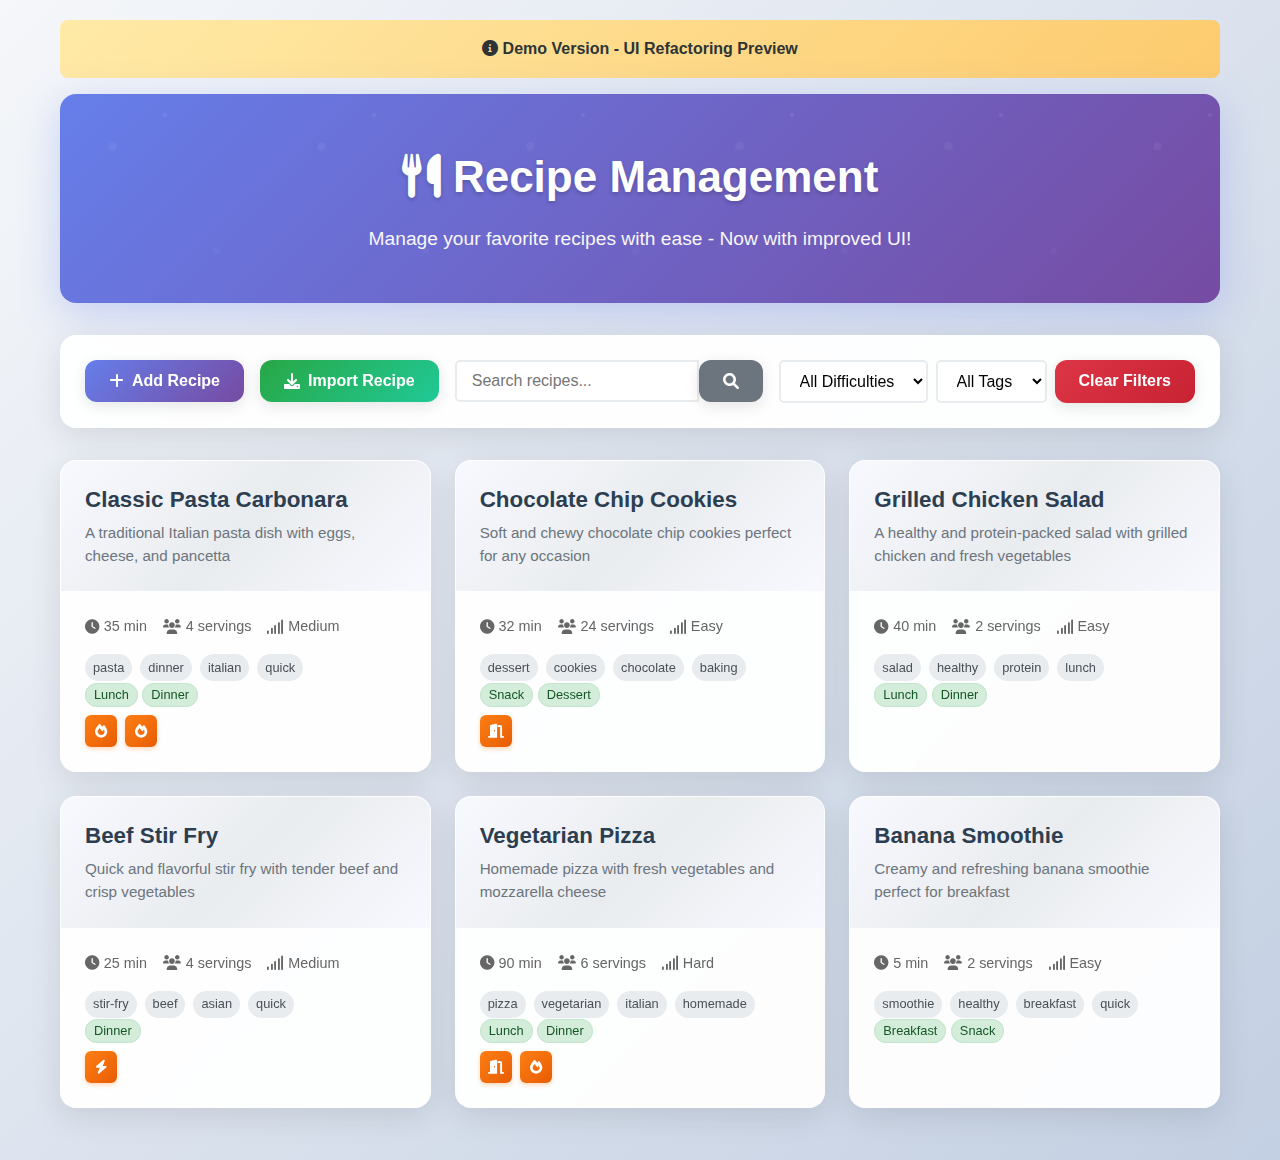
<file: demo.html>
<!DOCTYPE html>
<html lang="en">
<head>
    <meta charset="UTF-8">
    <meta name="viewport" content="width=device-width, initial-scale=1.0, maximum-scale=1.0, user-scalable=no">
    <meta name="theme-color" content="#667eea">
    <meta name="apple-mobile-web-app-capable" content="yes">
    <meta name="apple-mobile-web-app-status-bar-style" content="default">
    <meta name="apple-mobile-web-app-title" content="Recipe Manager">
    <title>Recipe Management - Demo</title>
    <link rel="stylesheet" href="/static/css/style.css">
    <link href="https://cdnjs.cloudflare.com/ajax/libs/font-awesome/6.0.0/css/all.min.css" rel="stylesheet">
    <style>
        /* Additional demo styles */
        .demo-banner {
            background: linear-gradient(135deg, #ffeaa7 0%, #fdcb6e 100%);
            padding: 1rem;
            text-align: center;
            color: #2d3436;
            font-weight: 600;
            border-radius: 8px;
            margin-bottom: 1rem;
        }
    </style>
</head>
<body>
    <div class="container">
        <div class="demo-banner">
            <i class="fas fa-info-circle"></i>
            Demo Version - UI Refactoring Preview
        </div>

        <header class="header">
            <h1><i class="fas fa-utensils"></i> Recipe Management</h1>
            <p>Manage your favorite recipes with ease - Now with improved UI!</p>
        </header>

        <nav class="nav">
            <button class="btn btn-primary">
                <i class="fas fa-plus"></i> Add Recipe
            </button>
            <button class="btn btn-success">
                <i class="fas fa-download"></i> Import Recipe
            </button>
            <div class="search-container">
                <input type="text" placeholder="Search recipes..." class="search-input">
                <button class="btn btn-secondary">
                    <i class="fas fa-search"></i>
                </button>
            </div>
            <div class="filter-container">
                <div class="filter-content">
                    <select class="filter-select">
                        <option value="">All Difficulties</option>
                        <option value="easy">Easy</option>
                        <option value="medium">Medium</option>
                        <option value="hard">Hard</option>
                    </select>
                    <select class="filter-select">
                        <option value="">All Tags</option>
                        <option value="pasta">Pasta</option>
                        <option value="dessert">Dessert</option>
                        <option value="healthy">Healthy</option>
                    </select>
                    <button class="btn btn-danger">Clear Filters</button>
                </div>
            </div>
        </nav>

        <main class="main">
            <div class="recipes-grid">
                <!-- Sample Recipe Cards -->
                <div class="recipe-card" onclick="window.location.href = '/recipe/demo1'">
                    <div class="recipe-card-header">
                        <h3 class="recipe-card-title">Classic Pasta Carbonara</h3>
                        <p class="recipe-card-description">A traditional Italian pasta dish with eggs, cheese, and pancetta</p>
                    </div>
                    <div class="recipe-card-body">
                        <div class="recipe-meta">
                            <div class="recipe-meta-item"><i class="fas fa-clock"></i> 35 min</div>
                            <div class="recipe-meta-item"><i class="fas fa-users"></i> 4 servings</div>
                            <div class="recipe-meta-item"><i class="fas fa-signal"></i> Medium</div>
                        </div>
                        <div class="recipe-tags">
                            <span class="tag">pasta</span>
                            <span class="tag">dinner</span>
                            <span class="tag">italian</span>
                            <span class="tag">quick</span>
                        </div>
                        <div class="recipe-meal-times">
                            <span class="tag meal-time-tag">Lunch</span>
                            <span class="tag meal-time-tag">Dinner</span>
                        </div>
                        <div class="recipe-appliances">
                            <div class="appliance-icon" data-appliance-type="gas_burner" data-tooltip="Gas Burner" 
                                 onmouseenter="showDemoTooltip(event, this, 'Gas Burner', 'Flame Level: Medium-High')"
                                 onmouseleave="hideDemoTooltip()">
                                <i class="fas fa-fire"></i>
                            </div>
                            <div class="appliance-icon" data-appliance-type="stove" data-tooltip="General Stove"
                                 onmouseenter="showDemoTooltip(event, this, 'General Stove', 'Heat Level: Medium')"
                                 onmouseleave="hideDemoTooltip()">
                                <i class="fas fa-fire"></i>
                            </div>
                        </div>
                    </div>
                </div>

                <div class="recipe-card" onclick="window.location.href = '/recipe/demo2'">
                    <div class="recipe-card-header">
                        <h3 class="recipe-card-title">Chocolate Chip Cookies</h3>
                        <p class="recipe-card-description">Soft and chewy chocolate chip cookies perfect for any occasion</p>
                    </div>
                    <div class="recipe-card-body">
                        <div class="recipe-meta">
                            <div class="recipe-meta-item"><i class="fas fa-clock"></i> 32 min</div>
                            <div class="recipe-meta-item"><i class="fas fa-users"></i> 24 servings</div>
                            <div class="recipe-meta-item"><i class="fas fa-signal"></i> Easy</div>
                        </div>
                        <div class="recipe-tags">
                            <span class="tag">dessert</span>
                            <span class="tag">cookies</span>
                            <span class="tag">chocolate</span>
                            <span class="tag">baking</span>
                        </div>
                        <div class="recipe-meal-times">
                            <span class="tag meal-time-tag">Snack</span>
                            <span class="tag meal-time-tag">Dessert</span>
                        </div>
                        <div class="recipe-appliances">
                            <div class="appliance-icon" data-appliance-type="oven" data-tooltip="Oven"
                                 onmouseenter="showDemoTooltip(event, this, 'Oven', 'Temperature: 180°C<br>Duration: 12 min<br>Rack Position: Middle')"
                                 onmouseleave="hideDemoTooltip()">
                                <i class="fas fa-door-open"></i>
                            </div>
                        </div>
                    </div>
                </div>

                <div class="recipe-card" onclick="window.location.href = '/recipe/demo3'">
                    <div class="recipe-card-header">
                        <h3 class="recipe-card-title">Grilled Chicken Salad</h3>
                        <p class="recipe-card-description">A healthy and protein-packed salad with grilled chicken and fresh vegetables</p>
                    </div>
                    <div class="recipe-card-body">
                        <div class="recipe-meta">
                            <div class="recipe-meta-item"><i class="fas fa-clock"></i> 40 min</div>
                            <div class="recipe-meta-item"><i class="fas fa-users"></i> 2 servings</div>
                            <div class="recipe-meta-item"><i class="fas fa-signal"></i> Easy</div>
                        </div>
                        <div class="recipe-tags">
                            <span class="tag">salad</span>
                            <span class="tag">healthy</span>
                            <span class="tag">protein</span>
                            <span class="tag">lunch</span>
                        </div>
                        <div class="recipe-meal-times">
                            <span class="tag meal-time-tag">Lunch</span>
                            <span class="tag meal-time-tag">Dinner</span>
                        </div>
                    </div>
                </div>

                <div class="recipe-card" onclick="window.location.href = '/recipe/demo4'">
                    <div class="recipe-card-header">
                        <h3 class="recipe-card-title">Beef Stir Fry</h3>
                        <p class="recipe-card-description">Quick and flavorful stir fry with tender beef and crisp vegetables</p>
                    </div>
                    <div class="recipe-card-body">
                        <div class="recipe-meta">
                            <div class="recipe-meta-item"><i class="fas fa-clock"></i> 25 min</div>
                            <div class="recipe-meta-item"><i class="fas fa-users"></i> 4 servings</div>
                            <div class="recipe-meta-item"><i class="fas fa-signal"></i> Medium</div>
                        </div>
                        <div class="recipe-tags">
                            <span class="tag">stir-fry</span>
                            <span class="tag">beef</span>
                            <span class="tag">asian</span>
                            <span class="tag">quick</span>
                        </div>
                        <div class="recipe-meal-times">
                            <span class="tag meal-time-tag">Dinner</span>
                        </div>
                        <div class="recipe-appliances">
                            <div class="appliance-icon" data-appliance-type="electric_stove" data-tooltip="Electric Stove"
                                 onmouseenter="showDemoTooltip(event, this, 'Electric Stove', 'Heat Level: High<br>Duration: 8 min')"
                                 onmouseleave="hideDemoTooltip()">
                                <i class="fas fa-bolt"></i>
                            </div>
                        </div>
                    </div>
                </div>

                <div class="recipe-card" onclick="window.location.href = '/recipe/demo5'">
                    <div class="recipe-card-header">
                        <h3 class="recipe-card-title">Vegetarian Pizza</h3>
                        <p class="recipe-card-description">Homemade pizza with fresh vegetables and mozzarella cheese</p>
                    </div>
                    <div class="recipe-card-body">
                        <div class="recipe-meta">
                            <div class="recipe-meta-item"><i class="fas fa-clock"></i> 90 min</div>
                            <div class="recipe-meta-item"><i class="fas fa-users"></i> 6 servings</div>
                            <div class="recipe-meta-item"><i class="fas fa-signal"></i> Hard</div>
                        </div>
                        <div class="recipe-tags">
                            <span class="tag">pizza</span>
                            <span class="tag">vegetarian</span>
                            <span class="tag">italian</span>
                            <span class="tag">homemade</span>
                        </div>
                        <div class="recipe-meal-times">
                            <span class="tag meal-time-tag">Lunch</span>
                            <span class="tag meal-time-tag">Dinner</span>
                        </div>
                        <div class="recipe-appliances">
                            <div class="appliance-icon" data-appliance-type="oven" data-tooltip="Oven"
                                 onmouseenter="showDemoTooltip(event, this, 'Oven', 'Temperature: 220°C<br>Duration: 15 min<br>Rack Position: Bottom')"
                                 onmouseleave="hideDemoTooltip()">
                                <i class="fas fa-door-open"></i>
                            </div>
                            <div class="appliance-icon" data-appliance-type="gas_burner" data-tooltip="Gas Burner"
                                 onmouseenter="showDemoTooltip(event, this, 'Gas Burner', 'Flame Level: Medium<br>For dough preparation')"
                                 onmouseleave="hideDemoTooltip()">
                                <i class="fas fa-fire"></i>
                            </div>
                        </div>
                    </div>
                </div>

                <div class="recipe-card" onclick="window.location.href = '/recipe/demo6'">
                    <div class="recipe-card-header">
                        <h3 class="recipe-card-title">Banana Smoothie</h3>
                        <p class="recipe-card-description">Creamy and refreshing banana smoothie perfect for breakfast</p>
                    </div>
                    <div class="recipe-card-body">
                        <div class="recipe-meta">
                            <div class="recipe-meta-item"><i class="fas fa-clock"></i> 5 min</div>
                            <div class="recipe-meta-item"><i class="fas fa-users"></i> 2 servings</div>
                            <div class="recipe-meta-item"><i class="fas fa-signal"></i> Easy</div>
                        </div>
                        <div class="recipe-tags">
                            <span class="tag">smoothie</span>
                            <span class="tag">healthy</span>
                            <span class="tag">breakfast</span>
                            <span class="tag">quick</span>
                        </div>
                        <div class="recipe-meal-times">
                            <span class="tag meal-time-tag">Breakfast</span>
                            <span class="tag meal-time-tag">Snack</span>
                        </div>
                    </div>
                </div>
            </div>
        </main>
    </div>

    <script>
        let currentTooltip = null;
        
        function showDemoTooltip(event, element, title, content) {
            // Remove existing tooltip
            hideDemoTooltip();
            
            // Create tooltip
            const tooltip = document.createElement('div');
            tooltip.className = 'appliance-tooltip';
            tooltip.innerHTML = `
                <div class="tooltip-header">
                    <i class="${element.querySelector('i').className}"></i>
                    <strong>${title}</strong>
                </div>
                <div class="tooltip-content">
                    ${content}
                </div>
            `;
            
            document.body.appendChild(tooltip);
            
            // Position tooltip
            const rect = element.getBoundingClientRect();
            const tooltipRect = tooltip.getBoundingClientRect();
            
            let left = rect.left + (rect.width / 2) - (tooltipRect.width / 2);
            let top = rect.bottom + 8;
            
            // Adjust if tooltip goes off screen
            if (left < 10) left = 10;
            if (left + tooltipRect.width > window.innerWidth - 10) {
                left = window.innerWidth - tooltipRect.width - 10;
            }
            if (top + tooltipRect.height > window.innerHeight - 10) {
                top = rect.top - tooltipRect.height - 8;
            }
            
            tooltip.style.left = left + 'px';
            tooltip.style.top = top + 'px';
            tooltip.style.opacity = '1';
            
            currentTooltip = tooltip;
        }
        
        function hideDemoTooltip() {
            if (currentTooltip) {
                currentTooltip.remove();
                currentTooltip = null;
            }
        }

        // Simple demo interaction
        document.addEventListener('DOMContentLoaded', function() {
            // Add hover effects and basic interactions
            const cards = document.querySelectorAll('.recipe-card');
            cards.forEach(card => {
                card.addEventListener('click', function(e) {
                    // Don't trigger card click if clicking on appliance icon
                    if (e.target.closest('.appliance-icon')) {
                        e.stopPropagation();
                        return;
                    }
                    
                    e.preventDefault();
                    const title = card.querySelector('.recipe-card-title').textContent;
                    alert(`Recipe page for "${title}" would open here!\n\nThis demonstrates the new navigation to individual recipe pages instead of modals with the improved desktop layout.`);
                });
            });

            // Demo button interactions
            const buttons = document.querySelectorAll('.btn');
            buttons.forEach(btn => {
                btn.addEventListener('click', function(e) {
                    if (!btn.closest('.recipe-card')) {
                        e.preventDefault();
                        const text = btn.textContent.trim();
                        alert(`"${text}" functionality would work here in the full application!`);
                    }
                });
            });

            console.log('Recipe Management Demo Loaded - UI Refactoring Complete with Appliance Icons!');
        });
    </script>
</body>
</html>
</file>
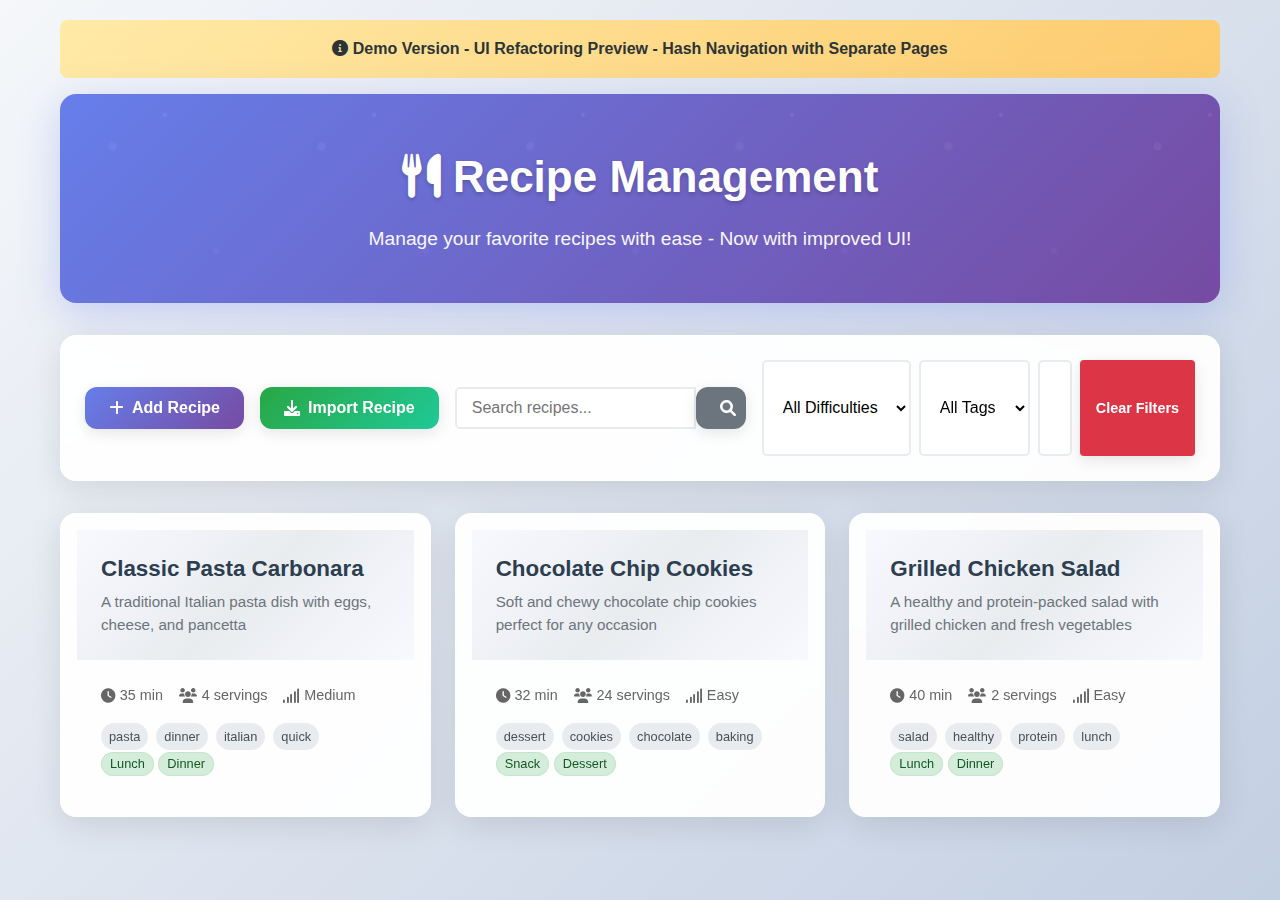
<file: demo_new.html>
<!DOCTYPE html>
<html lang="en">
<head>
    <meta charset="UTF-8">
    <meta name="viewport" content="width=device-width, initial-scale=1.0, maximum-scale=1.0, user-scalable=no">
    <meta name="theme-color" content="#667eea">
    <meta name="apple-mobile-web-app-capable" content="yes">
    <meta name="apple-mobile-web-app-status-bar-style" content="default">
    <meta name="apple-mobile-web-app-title" content="Recipe Manager">
    <title>Recipe Management - Demo</title>
    <link rel="stylesheet" href="static/css/style.css">
    <link href="https://cdnjs.cloudflare.com/ajax/libs/font-awesome/6.0.0/css/all.min.css" rel="stylesheet">
    <style>
        /* Additional demo styles */
        .demo-banner {
            background: linear-gradient(135deg, #ffeaa7 0%, #fdcb6e 100%);
            padding: 1rem;
            text-align: center;
            color: #2d3436;
            font-weight: 600;
            border-radius: 8px;
            margin-bottom: 1rem;
        }
    </style>
</head>
<body>
    <!-- Main Content Page -->
    <div id="mainPage" class="main-page">
        <div class="container">
            <div class="demo-banner">
                <i class="fas fa-info-circle"></i>
                Demo Version - UI Refactoring Preview - Hash Navigation with Separate Pages
            </div>

            <header class="header">
                <h1><i class="fas fa-utensils"></i> Recipe Management</h1>
                <p>Manage your favorite recipes with ease - Now with improved UI!</p>
            </header>

            <nav class="nav">
                <button id="addRecipeBtn" class="btn btn-primary">
                    <i class="fas fa-plus"></i> Add Recipe
                </button>
                <button id="importRecipeBtn" class="btn btn-success">
                    <i class="fas fa-download"></i> Import Recipe
                </button>
                <div class="search-container">
                    <input type="text" id="searchInput" placeholder="Search recipes..." class="search-input" 
                           autocomplete="off" autocapitalize="words" spellcheck="false">
                    <button id="searchBtn" class="btn btn-secondary">
                        <i class="fas fa-search"></i>
                    </button>
                </div>
                <div class="filter-container">
                    <button id="filterToggle" class="filter-toggle" style="display: none;">
                        <i class="fas fa-filter"></i> Filters
                    </button>
                    <div id="filterContent" class="filter-content">
                        <select id="difficultyFilter" class="filter-select">
                            <option value="">All Difficulties</option>
                            <option value="easy">Easy</option>
                            <option value="medium">Medium</option>
                            <option value="hard">Hard</option>
                        </select>
                        <select id="tagFilter" class="filter-select">
                            <option value="">All Tags</option>
                        </select>
                        <select id="mealTimeFilter" class="filter-select" multiple>
                            <!-- Meal time options will be populated by JavaScript -->
                        </select>
                        <button id="clearFiltersBtn" class="btn btn-danger">Clear Filters</button>
                    </div>
                </div>
            </nav>

            <main class="main">
                <div id="recipesContainer" class="recipes-grid">
                    <!-- Sample recipes for demo -->
                    <div class="recipe-card" onclick="window.location.hash = '#recipe/1'">
                        <div class="recipe-card-content">
                            <div class="recipe-card-header">
                                <h3 class="recipe-card-title">Classic Pasta Carbonara</h3>
                                <p class="recipe-card-description">A traditional Italian pasta dish with eggs, cheese, and pancetta</p>
                            </div>
                            <div class="recipe-card-body">
                                <div class="recipe-meta">
                                    <div class="recipe-meta-item"><i class="fas fa-clock"></i> 35 min</div>
                                    <div class="recipe-meta-item"><i class="fas fa-users"></i> 4 servings</div>
                                    <div class="recipe-meta-item"><i class="fas fa-signal"></i> Medium</div>
                                </div>
                                <div class="recipe-tags">
                                    <span class="tag">pasta</span>
                                    <span class="tag">dinner</span>
                                    <span class="tag">italian</span>
                                    <span class="tag">quick</span>
                                </div>
                                <div class="recipe-meal-times">
                                    <span class="tag meal-time-tag">Lunch</span>
                                    <span class="tag meal-time-tag">Dinner</span>
                                </div>
                            </div>
                        </div>
                    </div>

                    <div class="recipe-card" onclick="window.location.hash = '#recipe/2'">
                        <div class="recipe-card-content">
                            <div class="recipe-card-header">
                                <h3 class="recipe-card-title">Chocolate Chip Cookies</h3>
                                <p class="recipe-card-description">Soft and chewy chocolate chip cookies perfect for any occasion</p>
                            </div>
                            <div class="recipe-card-body">
                                <div class="recipe-meta">
                                    <div class="recipe-meta-item"><i class="fas fa-clock"></i> 32 min</div>
                                    <div class="recipe-meta-item"><i class="fas fa-users"></i> 24 servings</div>
                                    <div class="recipe-meta-item"><i class="fas fa-signal"></i> Easy</div>
                                </div>
                                <div class="recipe-tags">
                                    <span class="tag">dessert</span>
                                    <span class="tag">cookies</span>
                                    <span class="tag">chocolate</span>
                                    <span class="tag">baking</span>
                                </div>
                                <div class="recipe-meal-times">
                                    <span class="tag meal-time-tag">Snack</span>
                                    <span class="tag meal-time-tag">Dessert</span>
                                </div>
                            </div>
                        </div>
                    </div>

                    <div class="recipe-card" onclick="window.location.hash = '#recipe/3'">
                        <div class="recipe-card-content">
                            <div class="recipe-card-header">
                                <h3 class="recipe-card-title">Grilled Chicken Salad</h3>
                                <p class="recipe-card-description">A healthy and protein-packed salad with grilled chicken and fresh vegetables</p>
                            </div>
                            <div class="recipe-card-body">
                                <div class="recipe-meta">
                                    <div class="recipe-meta-item"><i class="fas fa-clock"></i> 40 min</div>
                                    <div class="recipe-meta-item"><i class="fas fa-users"></i> 2 servings</div>
                                    <div class="recipe-meta-item"><i class="fas fa-signal"></i> Easy</div>
                                </div>
                                <div class="recipe-tags">
                                    <span class="tag">salad</span>
                                    <span class="tag">healthy</span>
                                    <span class="tag">protein</span>
                                    <span class="tag">lunch</span>
                                </div>
                                <div class="recipe-meal-times">
                                    <span class="tag meal-time-tag">Lunch</span>
                                    <span class="tag meal-time-tag">Dinner</span>
                                </div>
                            </div>
                        </div>
                    </div>
                </div>

                <div id="loadingSpinner" class="loading-spinner" style="display: none;">
                    <i class="fas fa-spinner fa-spin"></i> Loading...
                </div>

                <div id="noResults" class="no-results" style="display: none;">
                    <i class="fas fa-search"></i>
                    <p>No recipes found. Try adjusting your search or filters.</p>
                </div>
            </main>
        </div>
    </div>

    <!-- Recipe Detail Page -->
    <div id="recipeDetailPage" class="recipe-detail-page" style="display: none;">
        <div class="recipe-detail-header">
            <div class="container">
                <button id="backToListBtn" class="btn btn-back">
                    <i class="fas fa-arrow-left"></i> Back to Recipes
                </button>
                <div class="detail-actions">
                    <button id="editRecipeBtn" class="btn btn-secondary">
                        <i class="fas fa-edit"></i> Edit
                    </button>
                    <button id="deleteRecipeBtn" class="btn btn-danger">
                        <i class="fas fa-trash"></i> Delete
                    </button>
                </div>
            </div>
        </div>
        
        <div class="recipe-detail-container">
            <h1 id="detailTitle" class="recipe-detail-title"></h1>
            <div id="recipeDetailContent" class="recipe-detail">
                <!-- Recipe details will be loaded here -->
            </div>
        </div>
    </div>

    <script>
        // Simple demo data
        const demoRecipes = {
            1: {
                title: "Classic Pasta Carbonara",
                description: "A traditional Italian pasta dish with eggs, cheese, and pancetta",
                prep_time: 15,
                cook_time: 20,
                servings: 4,
                difficulty: "medium",
                tags: ["pasta", "dinner", "italian", "quick"],
                meal_times: ["lunch", "dinner"],
                ingredients: [
                    { name: "Spaghetti", amount: "400", unit: "g" },
                    { name: "Pancetta", amount: "150", unit: "g" },
                    { name: "Eggs", amount: "3", unit: "pieces" },
                    { name: "Parmesan Cheese", amount: "100", unit: "g" },
                    { name: "Black Pepper", amount: "1", unit: "tsp" }
                ],
                instructions: [
                    "Cook spaghetti in salted boiling water according to package instructions",
                    "Meanwhile, cut pancetta into small cubes and cook in a large pan until crispy",
                    "In a bowl, whisk together eggs, grated parmesan, and black pepper",
                    "Drain pasta and immediately add to the pan with pancetta",
                    "Remove from heat and quickly stir in the egg mixture to create a creamy sauce",
                    "Serve immediately with extra parmesan and black pepper"
                ]
            },
            2: {
                title: "Chocolate Chip Cookies",
                description: "Soft and chewy chocolate chip cookies perfect for any occasion",
                prep_time: 20,
                cook_time: 12,
                servings: 24,
                difficulty: "easy",
                tags: ["dessert", "cookies", "chocolate", "baking"],
                meal_times: ["snack", "dessert"],
                ingredients: [
                    { name: "All-purpose flour", amount: "2.25", unit: "cups" },
                    { name: "Butter", amount: "1", unit: "cup" },
                    { name: "Brown sugar", amount: "0.75", unit: "cup" },
                    { name: "White sugar", amount: "0.75", unit: "cup" },
                    { name: "Eggs", amount: "2", unit: "pieces" },
                    { name: "Vanilla extract", amount: "2", unit: "tsp" },
                    { name: "Chocolate chips", amount: "2", unit: "cups" }
                ],
                instructions: [
                    "Preheat oven to 375°F (190°C)",
                    "In a large bowl, cream together butter and both sugars until light and fluffy",
                    "Beat in eggs one at a time, then add vanilla extract",
                    "Gradually mix in flour until just combined",
                    "Fold in chocolate chips",
                    "Drop rounded tablespoons of dough onto ungreased baking sheets",
                    "Bake for 9-12 minutes until edges are golden brown",
                    "Cool on baking sheet for 5 minutes before transferring to wire rack"
                ]
            },
            3: {
                title: "Grilled Chicken Salad",
                description: "A healthy and protein-packed salad with grilled chicken and fresh vegetables",
                prep_time: 25,
                cook_time: 15,
                servings: 2,
                difficulty: "easy",
                tags: ["salad", "healthy", "protein", "lunch"],
                meal_times: ["lunch", "dinner"],
                ingredients: [
                    { name: "Chicken breast", amount: "2", unit: "pieces" },
                    { name: "Mixed greens", amount: "4", unit: "cups" },
                    { name: "Cherry tomatoes", amount: "1", unit: "cup" },
                    { name: "Cucumber", amount: "1", unit: "piece" },
                    { name: "Red onion", amount: "0.25", unit: "piece" },
                    { name: "Olive oil", amount: "3", unit: "tbsp" },
                    { name: "Balsamic vinegar", amount: "2", unit: "tbsp" }
                ],
                instructions: [
                    "Season chicken breasts with salt, pepper, and olive oil",
                    "Heat grill or grill pan to medium-high heat",
                    "Grill chicken for 6-7 minutes per side until cooked through",
                    "Let chicken rest for 5 minutes, then slice into strips",
                    "In a large bowl, combine mixed greens, halved cherry tomatoes, diced cucumber, and thinly sliced red onion",
                    "Whisk together olive oil and balsamic vinegar for dressing",
                    "Top salad with sliced chicken and drizzle with dressing"
                ]
            }
        };

        // Simple demo implementation
        function handleHashChange() {
            const hash = window.location.hash;
            
            if (hash.startsWith('#recipe/')) {
                const recipeId = hash.substring(8);
                const recipe = demoRecipes[recipeId];
                
                if (recipe) {
                    showRecipeDetail(recipe);
                } else {
                    // Recipe not found, go back to main
                    window.location.hash = '';
                }
            } else {
                showMainPage();
            }
        }

        function showRecipeDetail(recipe) {
            const mainPage = document.getElementById('mainPage');
            const detailPage = document.getElementById('recipeDetailPage');
            const title = document.getElementById('detailTitle');
            const content = document.getElementById('recipeDetailContent');
            
            // Hide main page and show detail page
            mainPage.style.display = 'none';
            detailPage.style.display = 'block';
            
            title.textContent = recipe.title;
            content.innerHTML = renderRecipeDetail(recipe);
            
            // Scroll to top
            window.scrollTo(0, 0);
            
            // Update page title
            document.title = `${recipe.title} - Recipe Management`;
        }

        function showMainPage() {
            const mainPage = document.getElementById('mainPage');
            const detailPage = document.getElementById('recipeDetailPage');
            
            // Hide detail page and show main page
            detailPage.style.display = 'none';
            mainPage.style.display = 'block';
            
            // Restore page title
            document.title = 'Recipe Management - Demo';
        }

        function renderRecipeDetail(recipe) {
            const totalTime = (recipe.prep_time || 0) + (recipe.cook_time || 0);
            
            return `
                ${recipe.description ? `<p style="margin-bottom: 2rem; font-size: 1.1rem; color: #666;">${recipe.description}</p>` : ''}
                
                <div class="detail-meta">
                    ${recipe.prep_time ? `
                        <div class="detail-meta-item">
                            <span class="detail-meta-value">${recipe.prep_time}</span>
                            <span class="detail-meta-label">Prep (min)</span>
                        </div>
                    ` : ''}
                    ${recipe.cook_time ? `
                        <div class="detail-meta-item">
                            <span class="detail-meta-value">${recipe.cook_time}</span>
                            <span class="detail-meta-label">Cook (min)</span>
                        </div>
                    ` : ''}
                    ${recipe.servings ? `
                        <div class="detail-meta-item">
                            <span class="detail-meta-value">${recipe.servings}</span>
                            <span class="detail-meta-label">Servings</span>
                        </div>
                    ` : ''}
                    ${recipe.difficulty ? `
                        <div class="detail-meta-item">
                            <span class="detail-meta-value">${recipe.difficulty.charAt(0).toUpperCase() + recipe.difficulty.slice(1)}</span>
                            <span class="detail-meta-label">Difficulty</span>
                        </div>
                    ` : ''}
                </div>

                ${recipe.ingredients && recipe.ingredients.length > 0 ? `
                    <div class="detail-section">
                        <h3><i class="fas fa-list"></i> Ingredients</h3>
                        <ul class="ingredients-list">
                            ${recipe.ingredients.map(ing => `
                                <li>
                                    <span class="ingredient-name">${ing.name}</span>
                                    <span class="ingredient-amount">${ing.amount}${ing.unit ? ` ${ing.unit}` : ''}</span>
                                </li>
                            `).join('')}
                        </ul>
                    </div>
                ` : ''}

                ${recipe.instructions && recipe.instructions.length > 0 ? `
                    <div class="detail-section">
                        <h3><i class="fas fa-tasks"></i> Instructions</h3>
                        <ol class="instructions-list">
                            ${recipe.instructions.map(inst => `<li>${inst}</li>`).join('')}
                        </ol>
                    </div>
                ` : ''}

                ${recipe.tags && recipe.tags.length > 0 ? `
                    <div class="detail-section">
                        <h3><i class="fas fa-tags"></i> Tags</h3>
                        <div class="detail-tags">
                            ${recipe.tags.map(tag => `<span class="tag">${tag}</span>`).join('')}
                        </div>
                    </div>
                ` : ''}

                ${recipe.meal_times && recipe.meal_times.length > 0 ? `
                    <div class="detail-section">
                        <h3><i class="fas fa-clock"></i> Meal Times</h3>
                        <div class="detail-tags">
                            ${recipe.meal_times.map(mealTime => `<span class="tag meal-time-tag">${mealTime.charAt(0).toUpperCase() + mealTime.slice(1)}</span>`).join('')}
                        </div>
                    </div>
                ` : ''}
            `;
        }

        // Initialize
        document.addEventListener('DOMContentLoaded', function() {
            // Handle hash changes
            window.addEventListener('hashchange', handleHashChange);
            
            // Handle back button click
            document.getElementById('backToListBtn').addEventListener('click', function() {
                window.location.hash = '';
            });
            
            // Initial load
            handleHashChange();
        });
    </script>
</body>
</html>
</file>
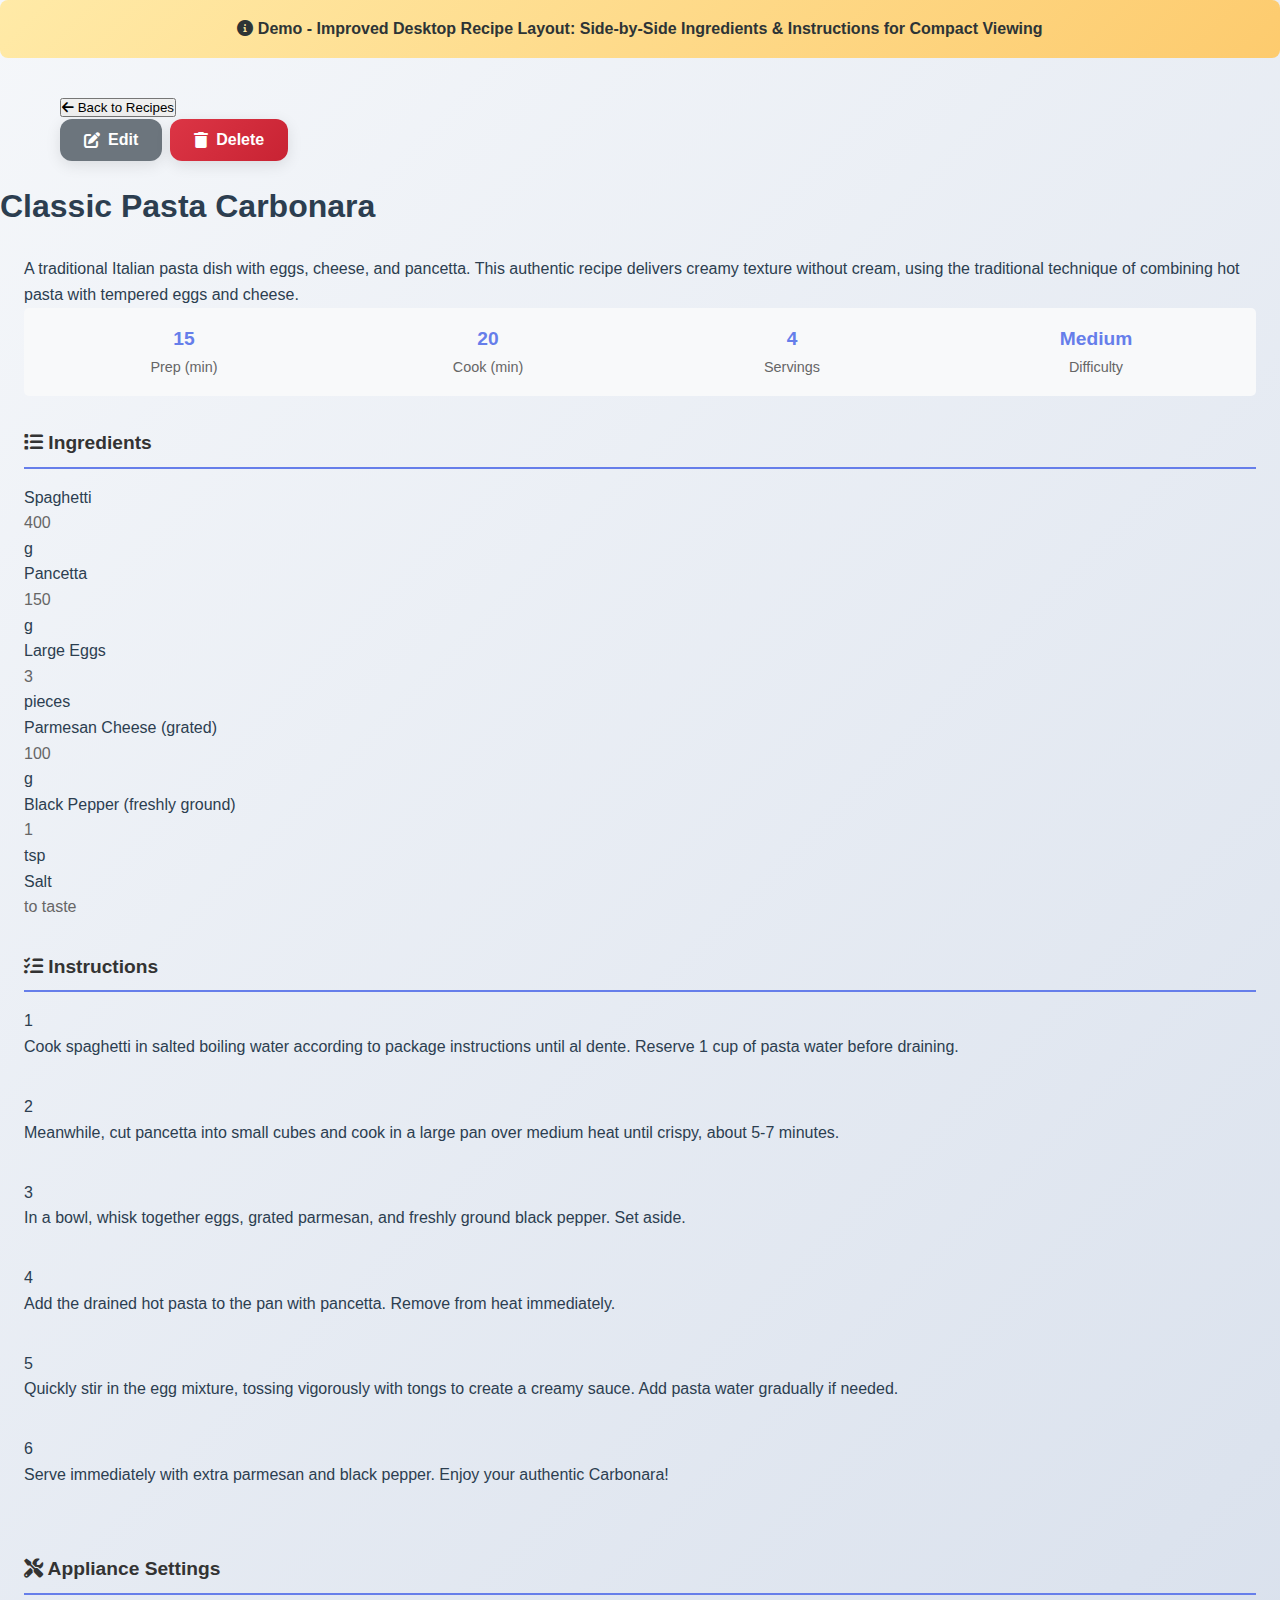
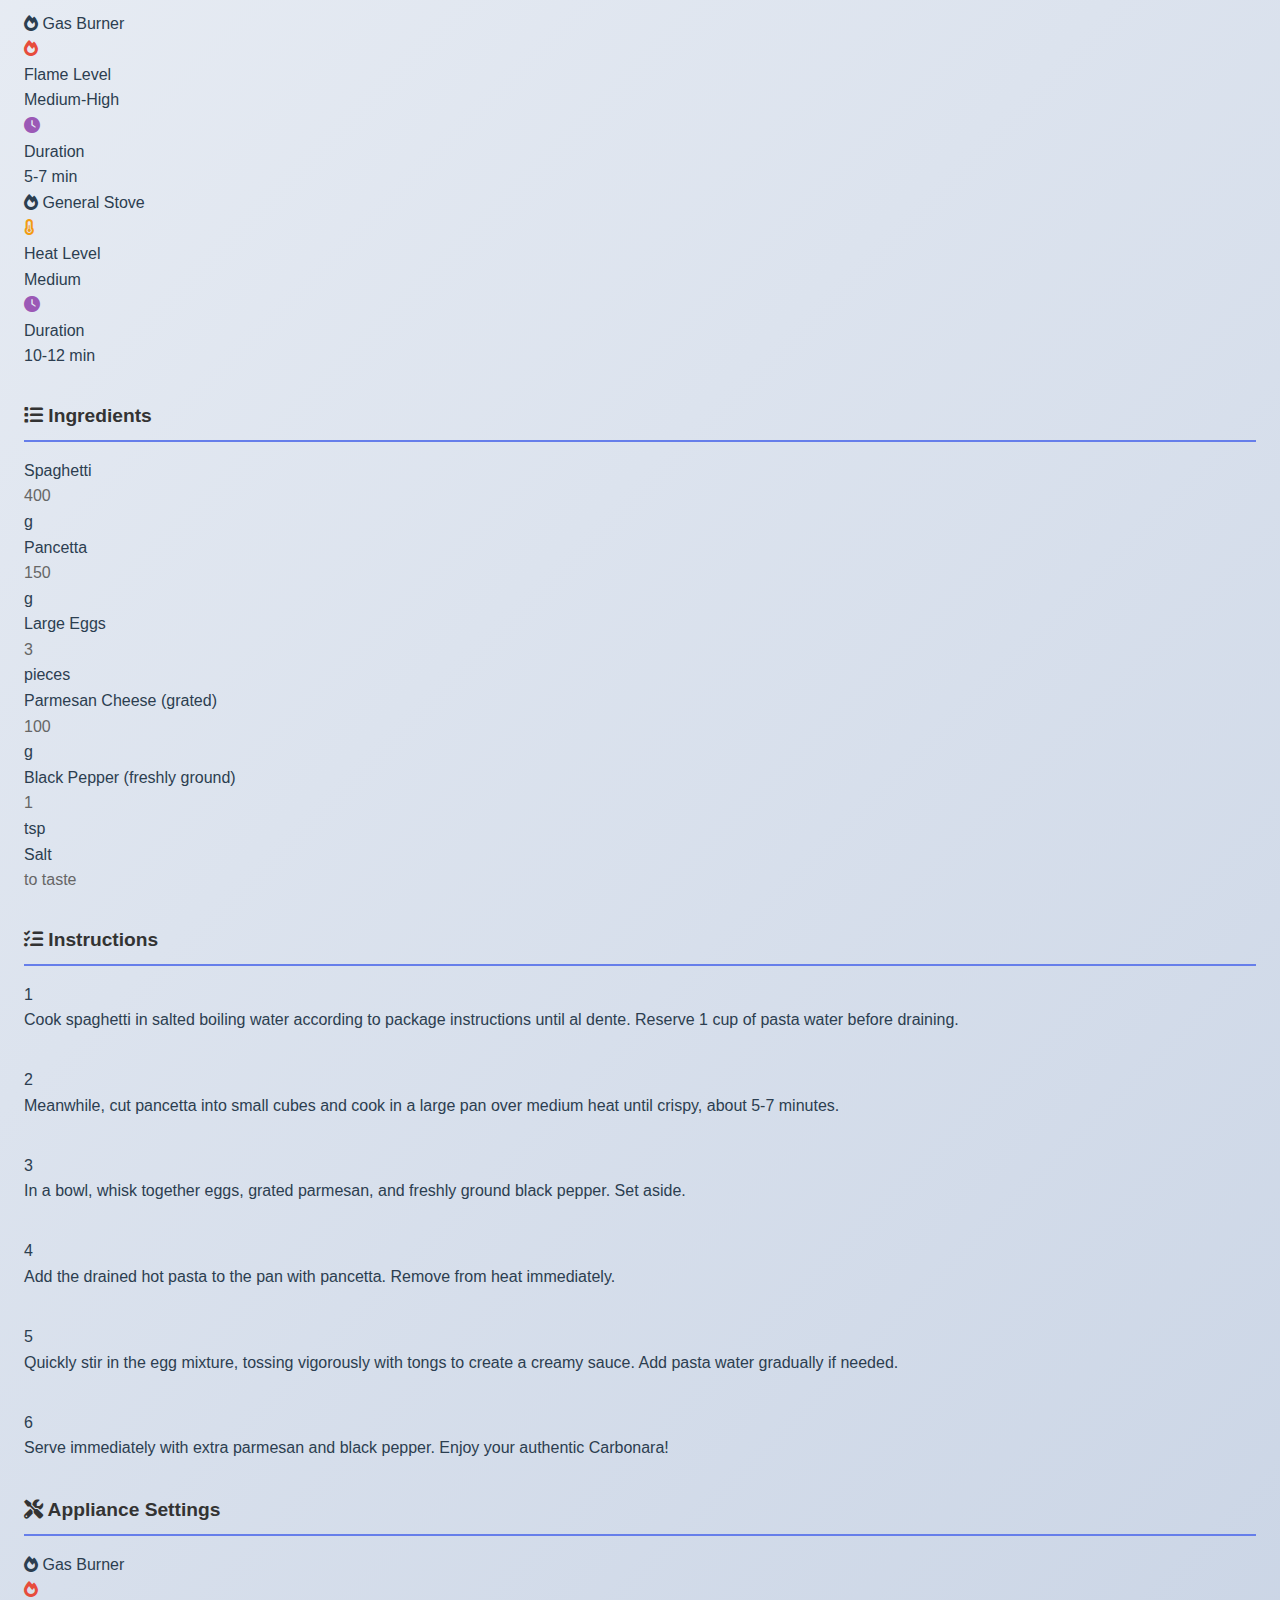
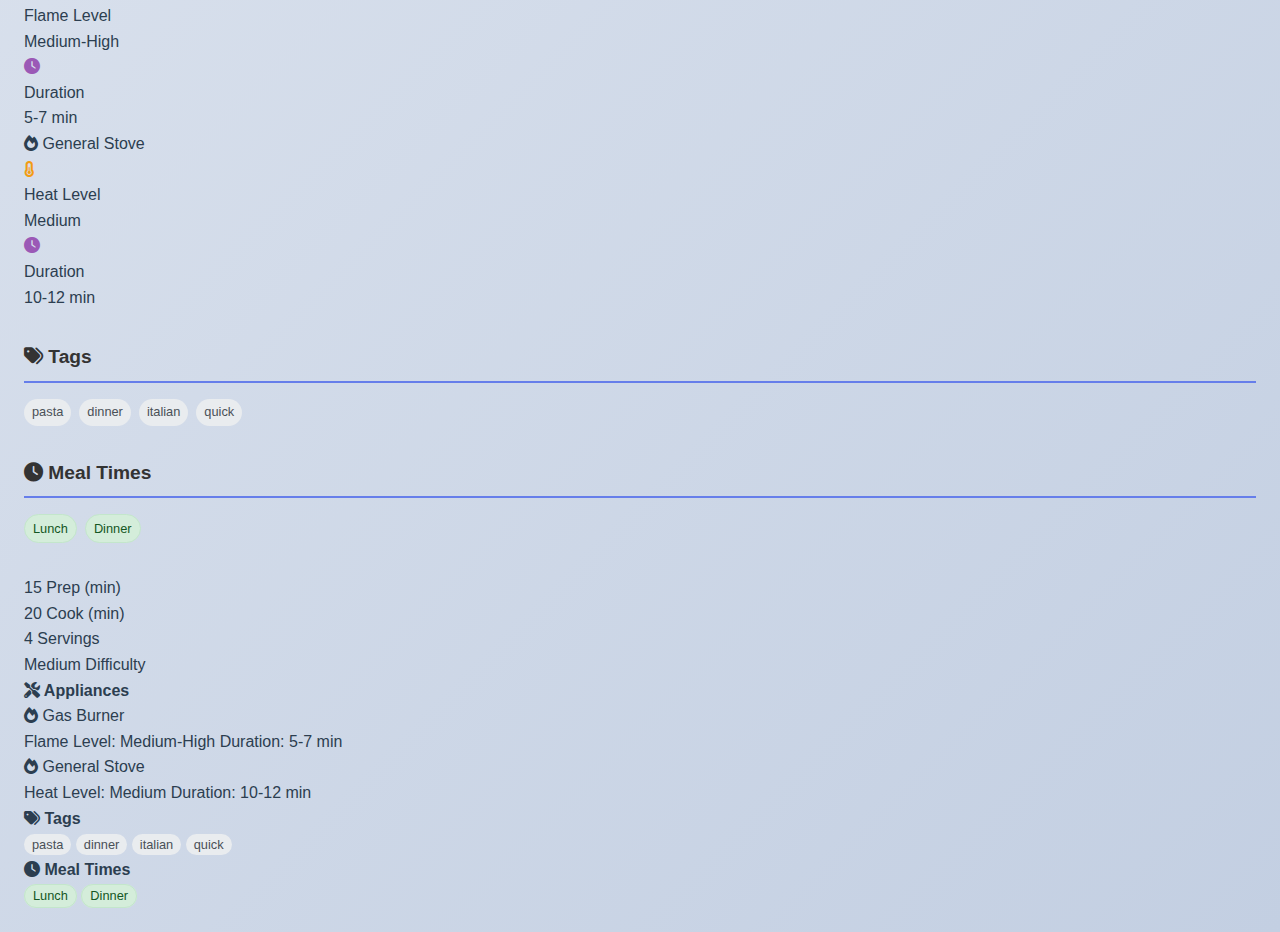
<file: demo_recipe_detail.html>
<!DOCTYPE html>
<html lang="en">
<head>
    <meta charset="UTF-8">
    <meta name="viewport" content="width=device-width, initial-scale=1.0, maximum-scale=1.0, user-scalable=no">
    <meta name="theme-color" content="#667eea">
    <title>Classic Pasta Carbonara - Recipe Management</title>
    <link rel="stylesheet" href="/static/css/style.css">
    <link href="https://cdnjs.cloudflare.com/ajax/libs/font-awesome/6.0.0/css/all.min.css" rel="stylesheet">
    <style>
        /* Demo banner */
        .demo-banner {
            background: linear-gradient(135deg, #ffeaa7 0%, #fdcb6e 100%);
            padding: 1rem;
            text-align: center;
            color: #2d3436;
            font-weight: 600;
            border-radius: 8px;
            margin-bottom: 1rem;
        }
    </style>
</head>
<body>
    <!-- Recipe Detail Page Demo -->
    <div id="recipeDetailPage" class="recipe-detail-page">
        <div class="demo-banner">
            <i class="fas fa-info-circle"></i>
            Demo - Improved Desktop Recipe Layout: Side-by-Side Ingredients & Instructions for Compact Viewing
        </div>
        
        <div class="recipe-detail-header">
            <div class="container">
                <button class="btn-back" onclick="window.history.back()">
                    <i class="fas fa-arrow-left"></i> Back to Recipes
                </button>
                <div class="detail-actions">
                    <button class="btn btn-secondary">
                        <i class="fas fa-edit"></i> Edit
                    </button>
                    <button class="btn btn-danger">
                        <i class="fas fa-trash"></i> Delete
                    </button>
                </div>
            </div>
        </div>
        
        <div class="recipe-detail-container">
            <h1 class="recipe-detail-title">Classic Pasta Carbonara</h1>
            
            <div class="recipe-detail">
                <!-- Main Content (Left Column on Desktop) -->
                <div class="recipe-main-content">
                    <p class="recipe-description">A traditional Italian pasta dish with eggs, cheese, and pancetta. This authentic recipe delivers creamy texture without cream, using the traditional technique of combining hot pasta with tempered eggs and cheese.</p>
                    
                    <!-- Mobile meta (hidden on desktop) -->
                    <div class="detail-meta mobile-only">
                        <div class="detail-meta-item">
                            <span class="detail-meta-value">15</span>
                            <span class="detail-meta-label">Prep (min)</span>
                        </div>
                        <div class="detail-meta-item">
                            <span class="detail-meta-value">20</span>
                            <span class="detail-meta-label">Cook (min)</span>
                        </div>
                        <div class="detail-meta-item">
                            <span class="detail-meta-value">4</span>
                            <span class="detail-meta-label">Servings</span>
                        </div>
                        <div class="detail-meta-item">
                            <span class="detail-meta-value">Medium</span>
                            <span class="detail-meta-label">Difficulty</span>
                        </div>
                    </div>
                    
                    <!-- Desktop two-column layout for ingredients and instructions -->
                    <div class="desktop-only">
                        <div class="recipe-content-columns">
                            <div class="detail-section ingredients-column">
                                <h3><i class="fas fa-list"></i> Ingredients</h3>
                                <div class="ingredients-container">
                                    <div class="ingredients-grid">
                                        <div class="ingredient-name">Spaghetti</div>
                                        <div class="ingredient-amount">400</div>
                                        <div class="ingredient-unit">g</div>
                                    </div>
                                    <div class="ingredients-grid">
                                        <div class="ingredient-name">Pancetta</div>
                                        <div class="ingredient-amount">150</div>
                                        <div class="ingredient-unit">g</div>
                                    </div>
                                    <div class="ingredients-grid">
                                        <div class="ingredient-name">Large Eggs</div>
                                        <div class="ingredient-amount">3</div>
                                        <div class="ingredient-unit">pieces</div>
                                    </div>
                                    <div class="ingredients-grid">
                                        <div class="ingredient-name">Parmesan Cheese (grated)</div>
                                        <div class="ingredient-amount">100</div>
                                        <div class="ingredient-unit">g</div>
                                    </div>
                                    <div class="ingredients-grid">
                                        <div class="ingredient-name">Black Pepper (freshly ground)</div>
                                        <div class="ingredient-amount">1</div>
                                        <div class="ingredient-unit">tsp</div>
                                    </div>
                                    <div class="ingredients-grid">
                                        <div class="ingredient-name">Salt</div>
                                        <div class="ingredient-amount">to taste</div>
                                        <div class="ingredient-unit"></div>
                                    </div>
                                </div>
                            </div>

                            <div class="detail-section instructions-column">
                                <h3><i class="fas fa-tasks"></i> Instructions</h3>
                                <div class="instructions-container">
                                    <div class="instruction-item">
                                        <div class="instruction-number">1</div>
                                        <div class="instruction-text">Cook spaghetti in salted boiling water according to package instructions until al dente. Reserve 1 cup of pasta water before draining.</div>
                                    </div>
                                    <div class="instruction-item">
                                        <div class="instruction-number">2</div>
                                        <div class="instruction-text">Meanwhile, cut pancetta into small cubes and cook in a large pan over medium heat until crispy, about 5-7 minutes.</div>
                                    </div>
                                    <div class="instruction-item">
                                        <div class="instruction-number">3</div>
                                        <div class="instruction-text">In a bowl, whisk together eggs, grated parmesan, and freshly ground black pepper. Set aside.</div>
                                    </div>
                                    <div class="instruction-item">
                                        <div class="instruction-number">4</div>
                                        <div class="instruction-text">Add the drained hot pasta to the pan with pancetta. Remove from heat immediately.</div>
                                    </div>
                                    <div class="instruction-item">
                                        <div class="instruction-number">5</div>
                                        <div class="instruction-text">Quickly stir in the egg mixture, tossing vigorously with tongs to create a creamy sauce. Add pasta water gradually if needed.</div>
                                    </div>
                                    <div class="instruction-item">
                                        <div class="instruction-number">6</div>
                                        <div class="instruction-text">Serve immediately with extra parmesan and black pepper. Enjoy your authentic Carbonara!</div>
                                    </div>
                                </div>
                            </div>
                        </div>
                        
                        <div class="detail-section desktop-appliances">
                            <h3><i class="fas fa-tools"></i> Appliance Settings</h3>
                            <div class="appliance-settings-display">
                                <div class="appliance-setting-detail">
                                    <div class="appliance-setting-title">
                                        <i class="fas fa-fire"></i> Gas Burner
                                    </div>
                                    <div class="appliance-setting-boxes">
                                        <div class="setting-box">
                                            <div class="setting-box-icon" style="color: #e74c3c">
                                                <i class="fas fa-fire"></i>
                                            </div>
                                            <div class="setting-box-content">
                                                <div class="setting-box-label">Flame Level</div>
                                                <div class="setting-box-value">Medium-High</div>
                                            </div>
                                        </div>
                                        <div class="setting-box">
                                            <div class="setting-box-icon" style="color: #9b59b6">
                                                <i class="fas fa-clock"></i>
                                            </div>
                                            <div class="setting-box-content">
                                                <div class="setting-box-label">Duration</div>
                                                <div class="setting-box-value">5-7 min</div>
                                            </div>
                                        </div>
                                    </div>
                                </div>
                                <div class="appliance-setting-detail">
                                    <div class="appliance-setting-title">
                                        <i class="fas fa-fire"></i> General Stove
                                    </div>
                                    <div class="appliance-setting-boxes">
                                        <div class="setting-box">
                                            <div class="setting-box-icon" style="color: #f39c12">
                                                <i class="fas fa-thermometer-half"></i>
                                            </div>
                                            <div class="setting-box-content">
                                                <div class="setting-box-label">Heat Level</div>
                                                <div class="setting-box-value">Medium</div>
                                            </div>
                                        </div>
                                        <div class="setting-box">
                                            <div class="setting-box-icon" style="color: #9b59b6">
                                                <i class="fas fa-clock"></i>
                                            </div>
                                            <div class="setting-box-content">
                                                <div class="setting-box-label">Duration</div>
                                                <div class="setting-box-value">10-12 min</div>
                                            </div>
                                        </div>
                                    </div>
                                </div>
                            </div>
                        </div>
                    </div>

                    <!-- Mobile vertical layout -->
                    <div class="mobile-only">
                        <!-- Ingredients Section -->
                        <div class="detail-section">
                            <h3><i class="fas fa-list"></i> Ingredients</h3>
                            <div class="ingredients-container">
                                <div class="ingredients-grid">
                                    <div class="ingredient-name">Spaghetti</div>
                                    <div class="ingredient-amount">400</div>
                                    <div class="ingredient-unit">g</div>
                                </div>
                                <div class="ingredients-grid">
                                    <div class="ingredient-name">Pancetta</div>
                                    <div class="ingredient-amount">150</div>
                                    <div class="ingredient-unit">g</div>
                                </div>
                                <div class="ingredients-grid">
                                    <div class="ingredient-name">Large Eggs</div>
                                    <div class="ingredient-amount">3</div>
                                    <div class="ingredient-unit">pieces</div>
                                </div>
                                <div class="ingredients-grid">
                                    <div class="ingredient-name">Parmesan Cheese (grated)</div>
                                    <div class="ingredient-amount">100</div>
                                    <div class="ingredient-unit">g</div>
                                </div>
                                <div class="ingredients-grid">
                                    <div class="ingredient-name">Black Pepper (freshly ground)</div>
                                    <div class="ingredient-amount">1</div>
                                    <div class="ingredient-unit">tsp</div>
                                </div>
                                <div class="ingredients-grid">
                                    <div class="ingredient-name">Salt</div>
                                    <div class="ingredient-amount">to taste</div>
                                    <div class="ingredient-unit"></div>
                                </div>
                            </div>
                        </div>

                        <!-- Instructions Section -->
                        <div class="detail-section">
                            <h3><i class="fas fa-tasks"></i> Instructions</h3>
                            <div class="instructions-container">
                                <div class="instruction-item">
                                    <div class="instruction-number">1</div>
                                    <div class="instruction-text">Cook spaghetti in salted boiling water according to package instructions until al dente. Reserve 1 cup of pasta water before draining.</div>
                                </div>
                                <div class="instruction-item">
                                    <div class="instruction-number">2</div>
                                    <div class="instruction-text">Meanwhile, cut pancetta into small cubes and cook in a large pan over medium heat until crispy, about 5-7 minutes.</div>
                                </div>
                                <div class="instruction-item">
                                    <div class="instruction-number">3</div>
                                    <div class="instruction-text">In a bowl, whisk together eggs, grated parmesan, and freshly ground black pepper. Set aside.</div>
                                </div>
                                <div class="instruction-item">
                                    <div class="instruction-number">4</div>
                                    <div class="instruction-text">Add the drained hot pasta to the pan with pancetta. Remove from heat immediately.</div>
                                </div>
                                <div class="instruction-item">
                                    <div class="instruction-number">5</div>
                                    <div class="instruction-text">Quickly stir in the egg mixture, tossing vigorously with tongs to create a creamy sauce. Add pasta water gradually if needed.</div>
                                </div>
                                <div class="instruction-item">
                                    <div class="instruction-number">6</div>
                                    <div class="instruction-text">Serve immediately with extra parmesan and black pepper. Enjoy your authentic Carbonara!</div>
                                </div>
                            </div>
                        
                    <!-- Mobile-only sections -->
                    <div class="mobile-only">
                        
                        <div class="detail-section">
                            <h3><i class="fas fa-tools"></i> Appliance Settings</h3>
                            <div class="appliance-settings-display">
                                <div class="appliance-setting-detail">
                                    <div class="appliance-setting-title">
                                        <i class="fas fa-fire"></i> Gas Burner
                                    </div>
                                    <div class="appliance-setting-boxes">
                                        <div class="setting-box">
                                            <div class="setting-box-icon" style="color: #e74c3c">
                                                <i class="fas fa-fire"></i>
                                            </div>
                                            <div class="setting-box-content">
                                                <div class="setting-box-label">Flame Level</div>
                                                <div class="setting-box-value">Medium-High</div>
                                            </div>
                                        </div>
                                        <div class="setting-box">
                                            <div class="setting-box-icon" style="color: #9b59b6">
                                                <i class="fas fa-clock"></i>
                                            </div>
                                            <div class="setting-box-content">
                                                <div class="setting-box-label">Duration</div>
                                                <div class="setting-box-value">5-7 min</div>
                                            </div>
                                        </div>
                                    </div>
                                </div>
                                <div class="appliance-setting-detail">
                                    <div class="appliance-setting-title">
                                        <i class="fas fa-fire"></i> General Stove
                                    </div>
                                    <div class="appliance-setting-boxes">
                                        <div class="setting-box">
                                            <div class="setting-box-icon" style="color: #f39c12">
                                                <i class="fas fa-thermometer-half"></i>
                                            </div>
                                            <div class="setting-box-content">
                                                <div class="setting-box-label">Heat Level</div>
                                                <div class="setting-box-value">Medium</div>
                                            </div>
                                        </div>
                                        <div class="setting-box">
                                            <div class="setting-box-icon" style="color: #9b59b6">
                                                <i class="fas fa-clock"></i>
                                            </div>
                                            <div class="setting-box-content">
                                                <div class="setting-box-label">Duration</div>
                                                <div class="setting-box-value">10-12 min</div>
                                            </div>
                                        </div>
                                    </div>
                                </div>
                            </div>
                        </div>
                        
                        <div class="detail-section">
                            <h3><i class="fas fa-tags"></i> Tags</h3>
                            <div class="detail-tags">
                                <span class="tag">pasta</span>
                                <span class="tag">dinner</span>
                                <span class="tag">italian</span>
                                <span class="tag">quick</span>
                            </div>
                        </div>

                        <div class="detail-section">
                            <h3><i class="fas fa-clock"></i> Meal Times</h3>
                            <div class="detail-tags">
                                <span class="tag meal-time-tag">Lunch</span>
                                <span class="tag meal-time-tag">Dinner</span>
                            </div>
                        </div>
                    </div>
                </div>
                
                <!-- Sidebar (Right Column on Desktop) -->
                <div class="recipe-sidebar desktop-only">
                    <!-- Recipe meta for desktop -->
                    <div class="recipe-meta-desktop">
                        <div class="recipe-meta-card">
                            <span class="recipe-meta-value">15</span>
                            <span class="recipe-meta-label">Prep (min)</span>
                        </div>
                        <div class="recipe-meta-card">
                            <span class="recipe-meta-value">20</span>
                            <span class="recipe-meta-label">Cook (min)</span>
                        </div>
                        <div class="recipe-meta-card">
                            <span class="recipe-meta-value">4</span>
                            <span class="recipe-meta-label">Servings</span>
                        </div>
                        <div class="recipe-meta-card">
                            <span class="recipe-meta-value">Medium</span>
                            <span class="recipe-meta-label">Difficulty</span>
                        </div>
                    </div>
                    
                    <div class="sidebar-section">
                        <h4><i class="fas fa-tools"></i> Appliances</h4>
                        <div class="sidebar-appliances">
                            <div class="sidebar-appliance">
                                <div class="sidebar-appliance-header">
                                    <i class="fas fa-fire"></i>
                                    <span>Gas Burner</span>
                                </div>
                                <div class="sidebar-appliance-details">
                                    <span>Flame Level: Medium-High</span>
                                    <span>Duration: 5-7 min</span>
                                </div>
                            </div>
                            <div class="sidebar-appliance">
                                <div class="sidebar-appliance-header">
                                    <i class="fas fa-fire"></i>
                                    <span>General Stove</span>
                                </div>
                                <div class="sidebar-appliance-details">
                                    <span>Heat Level: Medium</span>
                                    <span>Duration: 10-12 min</span>
                                </div>
                            </div>
                        </div>
                    </div>
                    
                    <div class="sidebar-section">
                        <h4><i class="fas fa-tags"></i> Tags</h4>
                        <div class="sidebar-tags">
                            <span class="tag">pasta</span>
                            <span class="tag">dinner</span>
                            <span class="tag">italian</span>
                            <span class="tag">quick</span>
                        </div>
                    </div>
                    
                    <div class="sidebar-section">
                        <h4><i class="fas fa-clock"></i> Meal Times</h4>
                        <div class="sidebar-tags">
                            <span class="tag meal-time-tag">Lunch</span>
                            <span class="tag meal-time-tag">Dinner</span>
                        </div>
                    </div>
                </div>
            </div>
        </div>
    </div>

    <script>
        // Simple demo interaction
        document.addEventListener('DOMContentLoaded', function() {
            // Demo button interactions
            const buttons = document.querySelectorAll('.btn');
            buttons.forEach(btn => {
                if (!btn.classList.contains('btn-back')) {
                    btn.addEventListener('click', function(e) {
                        e.preventDefault();
                        const text = btn.textContent.trim();
                        alert(`"${text}" functionality would work here in the full application!`);
                    });
                }
            });

            console.log('Recipe Detail Demo Loaded - Desktop Layout Complete!');
        });
    </script>
</body>
</html>
</file>
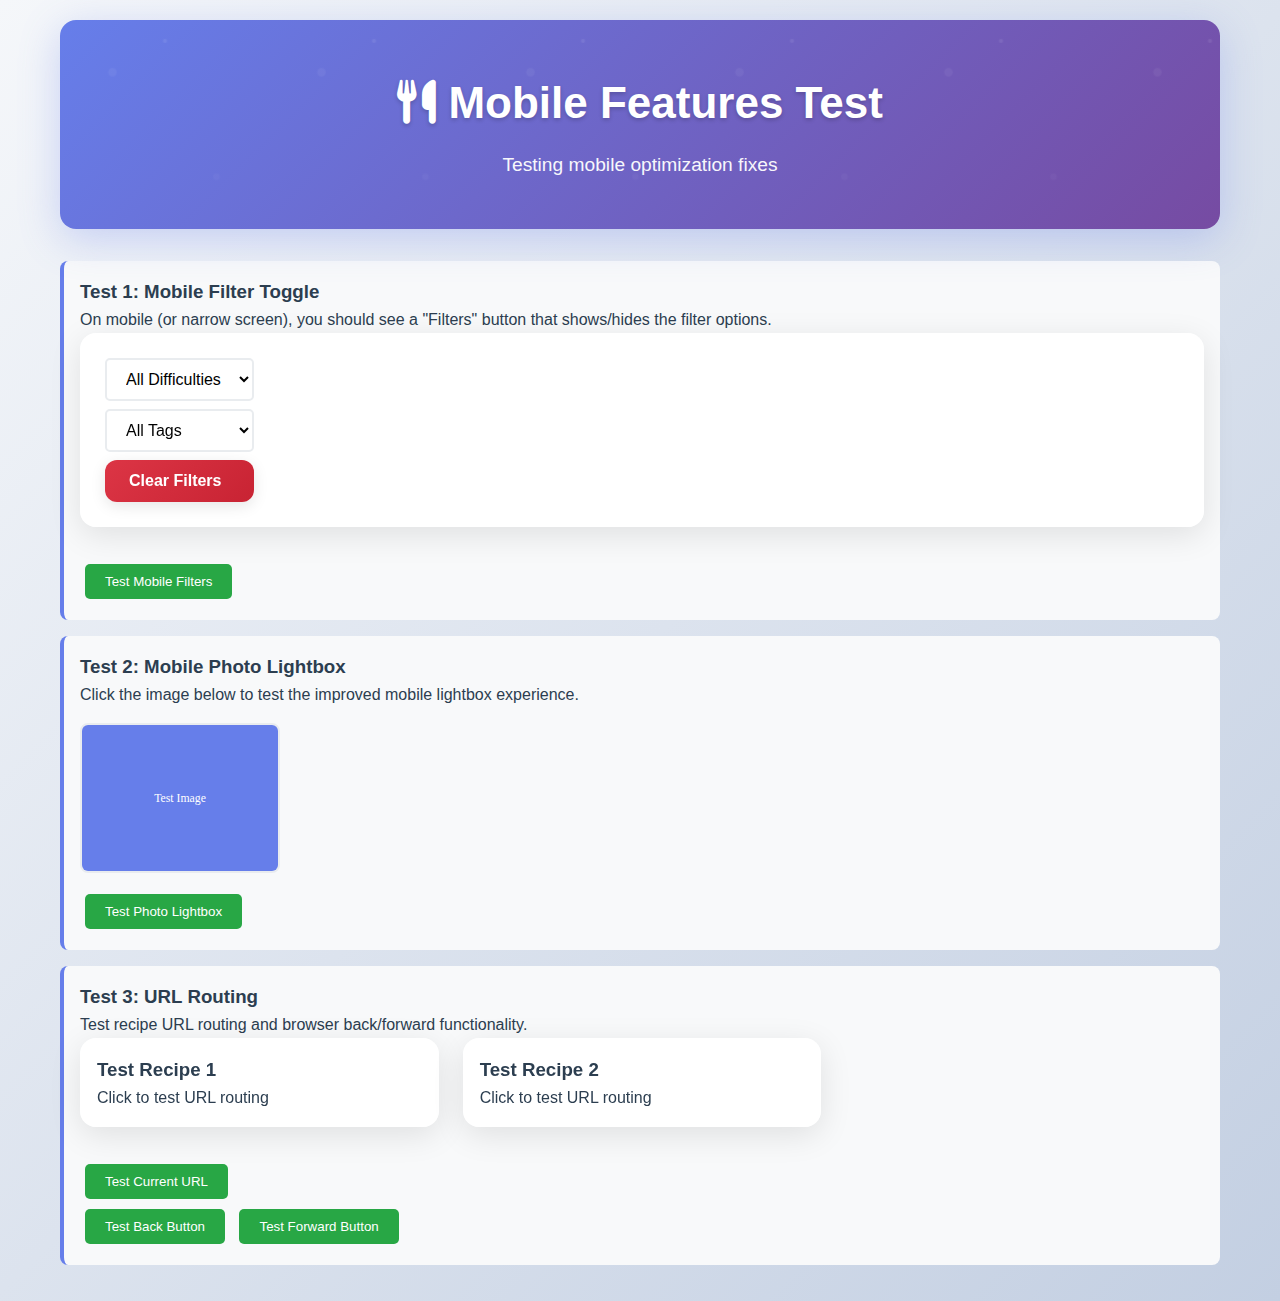
<file: templates/mobile_test.html>
<!DOCTYPE html>
<html lang="en">
<head>
    <meta charset="UTF-8">
    <meta name="viewport" content="width=device-width, initial-scale=1.0, maximum-scale=1.0, user-scalable=no">
    <meta name="theme-color" content="#667eea">
    <title>Mobile Features Test - Recipe Management</title>
    <link rel="stylesheet" href="/static/css/style.css">
    <link href="https://cdnjs.cloudflare.com/ajax/libs/font-awesome/6.0.0/css/all.min.css" rel="stylesheet">
    <style>
        /* Test-specific styles */
        .test-section {
            background: #f8f9fa;
            padding: 1rem;
            margin: 1rem 0;
            border-radius: 8px;
            border-left: 4px solid #667eea;
        }
        .test-button {
            background: #28a745;
            color: white;
            border: none;
            padding: 10px 20px;
            margin: 5px;
            border-radius: 5px;
            cursor: pointer;
        }
        .status {
            font-weight: bold;
            padding: 5px 10px;
            border-radius: 3px;
            margin-left: 10px;
        }
        .status.pass { background: #d4edda; color: #155724; }
        .status.fail { background: #f8d7da; color: #721c24; }
    </style>
</head>
<body>
    <div class="container">
        <header class="header">
            <h1><i class="fas fa-utensils"></i> Mobile Features Test</h1>
            <p>Testing mobile optimization fixes</p>
        </header>

        <!-- Test 1: Mobile Filters -->
        <div class="test-section">
            <h3>Test 1: Mobile Filter Toggle</h3>
            <p>On mobile (or narrow screen), you should see a "Filters" button that shows/hides the filter options.</p>
            
            <div class="nav">
                <div class="filter-container">
                    <button id="filterToggle" class="filter-toggle" style="display: none;">
                        <i class="fas fa-filter"></i> Filters
                    </button>
                    <div id="filterContent" class="filter-content">
                        <select class="filter-select">
                            <option>All Difficulties</option>
                            <option>Easy</option>
                            <option>Medium</option>
                            <option>Hard</option>
                        </select>
                        <select class="filter-select">
                            <option>All Tags</option>
                            <option>Vegetarian</option>
                            <option>Quick</option>
                        </select>
                        <button class="btn btn-danger">Clear Filters</button>
                    </div>
                </div>
            </div>
            
            <button class="test-button" onclick="testMobileFilters()">Test Mobile Filters</button>
            <span id="filterStatus" class="status"></span>
        </div>

        <!-- Test 2: Photo Lightbox -->
        <div class="test-section">
            <h3>Test 2: Mobile Photo Lightbox</h3>
            <p>Click the image below to test the improved mobile lightbox experience.</p>
            
            <div class="recipe-image-gallery">
                <div class="recipe-image-item" onclick="testShowImageLightbox()">
                    <img src="[data-uri]" alt="Test recipe image" />
                </div>
            </div>
            
            <button class="test-button" onclick="testShowImageLightbox()">Test Photo Lightbox</button>
            <span id="lightboxStatus" class="status"></span>
        </div>

        <!-- Test 3: URL Routing -->
        <div class="test-section">
            <h3>Test 3: URL Routing</h3>
            <p>Test recipe URL routing and browser back/forward functionality.</p>
            
            <div class="recipes-grid">
                <div class="recipe-card" onclick="testRecipeUrl('recipe-1', 'Test Recipe 1')">
                    <div class="recipe-card-content">
                        <h3>Test Recipe 1</h3>
                        <p>Click to test URL routing</p>
                    </div>
                </div>
                <div class="recipe-card" onclick="testRecipeUrl('recipe-2', 'Test Recipe 2')">
                    <div class="recipe-card-content">
                        <h3>Test Recipe 2</h3>
                        <p>Click to test URL routing</p>
                    </div>
                </div>
            </div>
            
            <div>
                <button class="test-button" onclick="testUrlRouting()">Test Current URL</button>
                <span id="urlStatus" class="status"></span>
            </div>
            <div>
                <button class="test-button" onclick="history.back()">Test Back Button</button>
                <button class="test-button" onclick="history.forward()">Test Forward Button</button>
            </div>
        </div>
    </div>

    <!-- Test Recipe Detail Modal -->
    <div id="recipeDetailModal" class="modal">
        <div class="modal-content">
            <div class="modal-header">
                <h2 id="detailTitle">Test Recipe</h2>
                <button class="close" onclick="closeTestModal()">&times;</button>
            </div>
            <div id="recipeDetailContent" class="recipe-detail">
                <p>This is a test recipe detail view to verify URL routing works correctly.</p>
                <p>Check that the URL includes the recipe ID and the browser back button works.</p>
            </div>
        </div>
    </div>

    <script>
        // Simple test implementation
        class TestRecipeManager {
            constructor() {
                this.savedFilters = null;
                this.init();
            }
            
            init() {
                this.initMobileFeatures();
                this.initUrlHandling();
            }
            
            initMobileFeatures() {
                this.setupMobileFilters();
                this.checkMobileView();
            }
            
            setupMobileFilters() {
                const filterToggle = document.getElementById('filterToggle');
                const filterContent = document.getElementById('filterContent');
                
                if (filterToggle && filterContent) {
                    filterToggle.addEventListener('click', () => {
                        console.log('Filter toggle clicked');
                        
                        const isExpanded = filterContent.classList.contains('expanded');
                        console.log('Current expanded state:', isExpanded);
                        
                        filterContent.classList.toggle('expanded');
                        filterToggle.classList.toggle('active');
                        
                        if (isExpanded) {
                            filterToggle.innerHTML = '<i class="fas fa-filter"></i> Filters';
                        } else {
                            filterToggle.innerHTML = '<i class="fas fa-times"></i> Hide Filters';
                        }
                        
                        console.log('New expanded state:', filterContent.classList.contains('expanded'));
                    });
                } else {
                    console.warn('Filter toggle or content not found');
                }
            }
            
            checkMobileView() {
                const isMobile = window.innerWidth <= 768;
                const filterToggle = document.getElementById('filterToggle');
                const filterContent = document.getElementById('filterContent');
                
                if (filterToggle && filterContent) {
                    if (isMobile) {
                        filterToggle.style.display = 'block';
                        filterContent.classList.remove('expanded');
                        filterToggle.classList.remove('active');
                    } else {
                        filterToggle.style.display = 'none';
                        filterContent.classList.add('expanded');
                        filterContent.style.display = 'grid';
                    }
                }
                
                window.addEventListener('resize', () => {
                    this.checkMobileView();
                });
            }
            
            initUrlHandling() {
                window.addEventListener('popstate', (event) => {
                    if (event.state && event.state.recipeId) {
                        this.showTestRecipe(event.state.recipeId, event.state.title, false);
                    } else {
                        this.closeTestModal(false);
                    }
                });
            }
            
            showTestRecipe(recipeId, title, updateUrl = true) {
                const modal = document.getElementById('recipeDetailModal');
                const titleEl = document.getElementById('detailTitle');
                
                if (modal && titleEl) {
                    titleEl.textContent = title;
                    modal.style.display = 'block';
                    
                    if (updateUrl) {
                        const newUrl = `${window.location.pathname}${window.location.search}#recipe-${recipeId}`;
                        history.pushState(
                            { recipeId: recipeId, title: title }, 
                            `${title} - Recipe Management`, 
                            newUrl
                        );
                    }
                }
            }
            
            closeTestModal(updateUrl = true) {
                const modal = document.getElementById('recipeDetailModal');
                if (modal) {
                    modal.style.display = 'none';
                    
                    if (updateUrl) {
                        const newUrl = `${window.location.pathname}${window.location.search}`;
                        history.pushState(null, 'Recipe Management', newUrl);
                    }
                }
            }
        }
        
        // Initialize test manager
        const testManager = new TestRecipeManager();
        
        // Test functions
        function testMobileFilters() {
            const filterToggle = document.getElementById('filterToggle');
            const filterContent = document.getElementById('filterContent');
            const status = document.getElementById('filterStatus');
            
            if (window.innerWidth <= 768) {
                if (filterToggle.style.display !== 'none') {
                    status.textContent = 'PASS - Filter toggle visible on mobile';
                    status.className = 'status pass';
                } else {
                    status.textContent = 'FAIL - Filter toggle not visible on mobile';
                    status.className = 'status fail';
                }
            } else {
                status.textContent = 'Resize window to ≤768px to test mobile filters';
                status.className = 'status';
            }
        }
        
        function testShowImageLightbox() {
            let lightbox = document.getElementById('imageLightbox');
            if (!lightbox) {
                lightbox = document.createElement('div');
                lightbox.id = 'imageLightbox';
                lightbox.className = 'image-lightbox';
                lightbox.innerHTML = `
                    <div class="lightbox-content">
                        <img src="[data-uri] [base64]" alt="Test full size image" />
                        <button class="lightbox-close" onclick="closeLightbox()">&times;</button>
                    </div>
                `;
                document.body.appendChild(lightbox);
                
                lightbox.addEventListener('click', (e) => {
                    if (e.target === lightbox) {
                        closeLightbox();
                    }
                });
            }
            
            lightbox.style.display = 'block';
            
            const status = document.getElementById('lightboxStatus');
            status.textContent = 'PASS - Lightbox opened (check mobile responsiveness)';
            status.className = 'status pass';
        }
        
        function closeLightbox() {
            const lightbox = document.getElementById('imageLightbox');
            if (lightbox) {
                lightbox.style.display = 'none';
            }
        }
        
        function testRecipeUrl(recipeId, title) {
            testManager.showTestRecipe(recipeId, title);
        }
        
        function closeTestModal() {
            testManager.closeTestModal();
        }
        
        function testUrlRouting() {
            const status = document.getElementById('urlStatus');
            const currentUrl = window.location.href;
            
            if (currentUrl.includes('#recipe-')) {
                status.textContent = 'PASS - URL contains recipe ID';
                status.className = 'status pass';
            } else {
                status.textContent = 'Click a recipe card first to test URL routing';
                status.className = 'status';
            }
        }
    </script>
</body>
</html>
</file>
<file: static/css/style.css>
/* Reset and base styles */
* {
    margin: 0;
    padding: 0;
    box-sizing: border-box;
}

body {
    font-family: -apple-system, BlinkMacSystemFont, 'Segoe UI', Roboto, Oxygen, Ubuntu, Cantarell, sans-serif;
    line-height: 1.6;
    color: #2c3e50;
    background: linear-gradient(135deg, #f5f7fa 0%, #c3cfe2 100%);
    min-height: 100vh;
    /* Mobile optimizations */
    -webkit-font-smoothing: antialiased;
    -moz-osx-font-smoothing: grayscale;
    touch-action: manipulation;
}

.container {
    max-width: 1200px;
    margin: 0 auto;
    padding: 20px;
}

/* Header */
.header {
    text-align: center;
    margin-bottom: 2rem;
    padding: 3rem 2rem;
    background: linear-gradient(135deg, #667eea 0%, #764ba2 100%);
    color: white;
    border-radius: 16px;
    box-shadow: 0 10px 40px rgba(102, 126, 234, 0.3);
    position: relative;
    overflow: hidden;
}

.header::before {
    content: '';
    position: absolute;
    top: 0;
    left: 0;
    right: 0;
    bottom: 0;
    background: url('data:image/svg+xml,<svg xmlns="http://www.w3.org/2000/svg" viewBox="0 0 100 100"><defs><pattern id="grain" width="100" height="100" patternUnits="userSpaceOnUse"><circle cx="25" cy="25" r="2" fill="white" opacity="0.05"/><circle cx="75" cy="75" r="1.5" fill="white" opacity="0.03"/><circle cx="50" cy="10" r="1" fill="white" opacity="0.08"/></pattern></defs><rect width="100" height="100" fill="url(%23grain)"/></svg>');
    pointer-events: none;
}

.header > * {
    position: relative;
    z-index: 1;
}

.header h1 {
    font-size: 2.75rem;
    margin-bottom: 0.75rem;
    font-weight: 700;
    text-shadow: 0 2px 4px rgba(0, 0, 0, 0.2);
}

.header p {
    font-size: 1.2rem;
    opacity: 0.95;
    font-weight: 300;
}

/* Navigation */
.nav {
    display: flex;
    flex-wrap: wrap;
    gap: 1rem;
    margin-bottom: 2rem;
    padding: 1.5rem;
    background: rgba(255, 255, 255, 0.95);
    backdrop-filter: blur(10px);
    border-radius: 16px;
    box-shadow: 0 8px 32px rgba(0, 0, 0, 0.1);
    align-items: center;
    border: 1px solid rgba(255, 255, 255, 0.2);
}

.search-container {
    display: flex;
    flex: 1;
    min-width: 250px;
}

.search-input {
    flex: 1;
    padding: 10px 15px;
    border: 2px solid #e9ecef;
    border-radius: 5px 0 0 5px;
    font-size: 1rem;
    outline: none;
    transition: border-color 0.3s;
}

.search-input:focus {
    border-color: #667eea;
}

.filter-container {
    display: flex;
    gap: 0.5rem;
}

.filter-toggle {
    display: none;
}

.filter-content {
    display: flex;
    gap: 0.5rem;
}

.filter-select {
    padding: 10px 15px;
    border: 2px solid #e9ecef;
    border-radius: 5px;
    font-size: 1rem;
    outline: none;
    background: white;
    cursor: pointer;
    transition: border-color 0.3s;
}

.filter-select:focus {
    border-color: #667eea;
}

/* Buttons */
.btn {
    padding: 12px 24px;
    border: none;
    border-radius: 12px;
    font-size: 1rem;
    cursor: pointer;
    transition: all 0.3s ease;
    display: inline-flex;
    align-items: center;
    gap: 0.5rem;
    text-decoration: none;
    font-weight: 600;
    position: relative;
    overflow: hidden;
    box-shadow: 0 4px 15px rgba(0, 0, 0, 0.1);
}

.btn::before {
    content: '';
    position: absolute;
    top: 0;
    left: -100%;
    width: 100%;
    height: 100%;
    background: linear-gradient(90deg, transparent, rgba(255, 255, 255, 0.3), transparent);
    transition: left 0.5s;
}

.btn:hover::before {
    left: 100%;
}

.btn-primary {
    background: linear-gradient(135deg, #667eea 0%, #764ba2 100%);
    color: white;
}

.btn-primary:hover {
    background: linear-gradient(135deg, #5a6fd8 0%, #6a4190 100%);
    transform: translateY(-2px);
    box-shadow: 0 8px 25px rgba(102, 126, 234, 0.3);
}

.btn-secondary {
    background: linear-gradient(135deg, #6c757d 0%, #5a6268 100%);
    color: white;
}

.btn-secondary:hover {
    background: linear-gradient(135deg, #5a6268 0%, #4e555b 100%);
    transform: translateY(-2px);
    box-shadow: 0 8px 25px rgba(108, 117, 125, 0.3);
}

.btn-danger {
    background: linear-gradient(135deg, #dc3545 0%, #c82333 100%);
    color: white;
}

.btn-danger:hover {
    background: linear-gradient(135deg, #c82333 0%, #a71e2a 100%);
    transform: translateY(-2px);
    box-shadow: 0 8px 25px rgba(220, 53, 69, 0.3);
}

.btn-success {
    background: linear-gradient(135deg, #28a745 0%, #20c997 100%);
    color: white;
}

.btn-success:hover {
    background: linear-gradient(135deg, #218838 0%, #1ea080 100%);
    transform: translateY(-2px);
    box-shadow: 0 8px 25px rgba(40, 167, 69, 0.3);
}

.btn:active {
    transform: translateY(0);
}

/* Recipes Grid */
.recipes-grid {
    display: grid;
    grid-template-columns: repeat(auto-fill, minmax(300px, 1fr));
    gap: 1.5rem;
    margin-bottom: 2rem;
}

/* Advanced Mobile Enhancements */
.recipe-card {
    background: rgba(255, 255, 255, 0.95);
    backdrop-filter: blur(10px);
    border-radius: 16px;
    box-shadow: 0 8px 32px rgba(0, 0, 0, 0.1);
    overflow: hidden;
    transition: all 0.4s ease;
    cursor: pointer;
    border: 1px solid rgba(255, 255, 255, 0.2);
    position: relative;
    /* Enhanced mobile touch feedback */
    -webkit-tap-highlight-color: rgba(102, 126, 234, 0.2);
    user-select: none;
}

.recipe-card::before {
    content: '';
    position: absolute;
    top: 0;
    left: 0;
    right: 0;
    bottom: 0;
    background: linear-gradient(135deg, rgba(102, 126, 234, 0.05) 0%, rgba(118, 75, 162, 0.05) 100%);
    opacity: 0;
    transition: opacity 0.3s ease;
    pointer-events: none;
}

.recipe-card:hover {
    transform: translateY(-8px);
    box-shadow: 0 20px 40px rgba(0, 0, 0, 0.15);
}

.recipe-card:hover::before {
    opacity: 1;
}

/* Mobile touch feedback */
@media (max-width: 768px) {
    .recipe-card:active {
        transform: scale(0.98) translateY(-1px);
        box-shadow: 0 1px 6px rgba(0, 0, 0, 0.15);
        background: #f8f9fa;
    }
    
    /* Enhanced button touch feedback */
    .btn:active {
        transform: scale(0.95);
        transition: transform 0.1s;
    }
    
    /* Input focus improvements for mobile */
    .form-group input:focus,
    .form-group textarea:focus,
    .form-group select:focus,
    .search-input:focus,
    .filter-select:focus {
        border-color: #667eea;
        box-shadow: 0 0 0 3px rgba(102, 126, 234, 0.1);
        transform: scale(1.02);
        transition: all 0.2s;
    }
    
    /* Better checkbox/radio touch targets */
    .meal-time-option:active {
        transform: scale(0.98);
        background: #e3f2fd;
    }
    
    /* Improve scrolling */
    .modal-content {
        -webkit-overflow-scrolling: touch;
        overscroll-behavior: contain;
    }
    
    /* Add subtle animation for loading states */
    .loading-spinner {
        animation: pulse 2s infinite;
    }
}

@keyframes pulse {
    0% { opacity: 1; }
    50% { opacity: 0.5; }
    100% { opacity: 1; }
}

/* Pull-to-refresh simulation */
.pull-to-refresh {
    padding-top: 60px;
    margin-top: -60px;
    transition: margin-top 0.3s;
}

.pull-to-refresh.pulling {
    margin-top: 0;
}

.pull-indicator {
    position: absolute;
    top: 20px;
    left: 50%;
    transform: translateX(-50%);
    color: #667eea;
    font-size: 14px;
    opacity: 0;
    transition: opacity 0.3s;
}

.pull-indicator.visible {
    opacity: 1;
}

.recipe-card-header {
    padding: 1.5rem;
    background: linear-gradient(135deg, #f8f9ff 0%, #e9ecef 50%, #f8f9ff 100%);
    position: relative;
}

.recipe-card-title {
    font-size: 1.4rem;
    font-weight: 700;
    margin-bottom: 0.5rem;
    color: #2c3e50;
    line-height: 1.3;
}

.recipe-card-description {
    color: #6c757d;
    font-size: 0.95rem;
    line-height: 1.5;
}

.recipe-card-body {
    padding: 1.5rem;
    position: relative;
    z-index: 1;
}

.recipe-meta {
    display: flex;
    flex-wrap: wrap;
    gap: 1rem;
    margin-bottom: 1rem;
    font-size: 0.9rem;
    color: #666;
}

.recipe-meta-item {
    display: flex;
    align-items: center;
    gap: 0.3rem;
}

.recipe-tags {
    display: flex;
    flex-wrap: wrap;
    gap: 0.5rem;
}

.tag {
    background: #e9ecef;
    color: #495057;
    padding: 0.2rem 0.5rem;
    border-radius: 15px;
    font-size: 0.8rem;
    font-weight: 500;
}

/* Recipe appliances */
.recipe-appliances {
    display: flex;
    gap: 8px;
    margin-top: 8px;
    flex-wrap: wrap;
}

.appliance-icon {
    width: 32px;
    height: 32px;
    background: linear-gradient(135deg, #fd7e14 0%, #e85d04 100%);
    border-radius: 6px;
    display: flex;
    align-items: center;
    justify-content: center;
    color: white;
    font-size: 14px;
    cursor: pointer;
    transition: all 0.3s ease;
    box-shadow: 0 2px 4px rgba(253, 126, 20, 0.3);
}

.appliance-icon:hover {
    transform: translateY(-2px);
    box-shadow: 0 4px 8px rgba(253, 126, 20, 0.4);
    background: linear-gradient(135deg, #e85d04 0%, #fd7e14 100%);
}

/* Appliance tooltip */
.appliance-tooltip {
    position: fixed;
    background: white;
    border-radius: 8px;
    box-shadow: 0 4px 20px rgba(0, 0, 0, 0.15);
    padding: 12px;
    max-width: 300px;
    z-index: 1000;
    opacity: 0;
    transition: opacity 0.2s ease;
    border: 1px solid #e9ecef;
    font-size: 14px;
}

.tooltip-header {
    display: flex;
    align-items: center;
    gap: 8px;
    margin-bottom: 8px;
    padding-bottom: 8px;
    border-bottom: 1px solid #e9ecef;
    color: #fd7e14;
    font-weight: 600;
}

.tooltip-content {
    display: flex;
    flex-direction: column;
    gap: 4px;
}

.tooltip-content > div {
    display: flex;
    justify-content: space-between;
    align-items: center;
}

.tooltip-label {
    font-weight: 500;
    color: #495057;
    margin-right: 8px;
}

.tooltip-notes {
    margin-top: 8px;
    padding-top: 8px;
    border-top: 1px solid #e9ecef;
    font-style: italic;
    color: #6c757d;
}

.meal-time-tag {
    background: #d4edda;
    color: #155724;
    border: 1px solid #c3e6cb;
}

.recipe-source {
    margin-top: 1rem;
    padding-top: 1rem;
    border-top: 1px solid #e9ecef;
    font-size: 0.8rem;
    color: #666;
}

.source-link {
    color: #667eea;
    text-decoration: none;
}

.source-link:hover {
    text-decoration: underline;
}

/* Modal */
.modal {
    display: none;
    position: fixed;
    z-index: 1000;
    left: 0;
    top: 0;
    width: 100%;
    height: 100%;
    background-color: rgba(0, 0, 0, 0.5);
    animation: fadeIn 0.3s;
}

.modal-content {
    background-color: white;
    margin: 2% auto;
    padding: 0;
    border-radius: 10px;
    width: 90%;
    max-width: 700px;
    max-height: 90vh;
    overflow-y: auto;
    box-shadow: 0 10px 30px rgba(0, 0, 0, 0.3);
    animation: slideIn 0.3s;
}

.modal-header {
    display: flex;
    justify-content: space-between;
    align-items: center;
    padding: 1.5rem;
    background: #f8f9fa;
    border-bottom: 1px solid #e9ecef;
    border-radius: 10px 10px 0 0;
}

.modal-header h2 {
    margin: 0;
    font-size: 1.5rem;
    color: #333;
}

.detail-actions {
    display: flex;
    gap: 0.5rem;
    align-items: center;
}

.close {
    background: none;
    border: none;
    font-size: 1.5rem;
    cursor: pointer;
    color: #666;
    padding: 0;
    width: 30px;
    height: 30px;
    display: flex;
    align-items: center;
    justify-content: center;
    border-radius: 50%;
    transition: all 0.3s;
}

.close:hover {
    background: #e9ecef;
    color: #333;
}

/* Form */
.recipe-form {
    padding: 1.5rem;
}

.form-group {
    margin-bottom: 1.5rem;
}

.form-group label {
    display: block;
    margin-bottom: 0.5rem;
    font-weight: 500;
    color: #333;
}

.form-group input,
.form-group textarea,
.form-group select {
    width: 100%;
    padding: 10px 15px;
    border: 2px solid #e9ecef;
    border-radius: 5px;
    font-size: 1rem;
    outline: none;
    transition: border-color 0.3s;
}

.form-group input:focus,
.form-group textarea:focus,
.form-group select:focus {
    border-color: #667eea;
}

.form-row {
    display: grid;
    grid-template-columns: repeat(auto-fit, minmax(150px, 1fr));
    gap: 1rem;
}

.ingredient-row,
.instruction-row {
    display: flex;
    gap: 0.5rem;
    margin-bottom: 0.5rem;
    align-items: flex-start;
}

.ingredient-row input,
.instruction-row textarea {
    flex: 1;
}

.ingredient-name {
    flex: 2;
}

.ingredient-amount,
.ingredient-unit {
    flex: 1;
}

.instruction-text {
    resize: vertical;
    min-height: 60px;
}

.remove-ingredient,
.remove-instruction {
    flex-shrink: 0;
    width: 40px;
    height: 40px;
    padding: 0;
    display: flex;
    align-items: center;
    justify-content: center;
}

.form-actions {
    display: flex;
    gap: 1rem;
    justify-content: flex-end;
    margin-top: 2rem;
    padding-top: 1rem;
    border-top: 1px solid #e9ecef;
}

/* Meal Time Checkboxes */
.meal-times-grid {
    display: grid;
    grid-template-columns: repeat(auto-fit, minmax(150px, 1fr));
    gap: 1rem;
    margin-top: 1rem;
}

.meal-time-option {
    display: flex;
    align-items: center;
    padding: 0.75rem;
    border: 2px solid #e9ecef;
    border-radius: 8px;
    background: #f8f9fa;
    cursor: pointer;
    transition: all 0.2s ease;
}

.meal-time-option:hover {
    border-color: #667eea;
    background: #f0f4ff;
}

.meal-time-option.selected {
    border-color: #667eea;
    background: #667eea;
    color: white;
}

.meal-time-checkbox {
    margin-right: 0.5rem;
}

/* Clear Filters Button */
#clearFiltersBtn {
    background: #dc3545;
    color: white;
    border: none;
    padding: 8px 16px;
    border-radius: 4px;
    cursor: pointer;
    font-size: 0.9rem;
    transition: background-color 0.2s;
}

#clearFiltersBtn:hover {
    background: #c82333;
}

/* Recipe Detail */
.recipe-detail {
    padding: 1.5rem;
}

.detail-meta {
    display: grid;
    grid-template-columns: repeat(auto-fit, minmax(120px, 1fr));
    gap: 1rem;
    margin-bottom: 2rem;
    padding: 1rem;
    background: #f8f9fa;
    border-radius: 5px;
}

.detail-meta-item {
    text-align: center;
}

.detail-meta-value {
    font-size: 1.2rem;
    font-weight: 600;
    color: #667eea;
    display: block;
}

.detail-meta-label {
    font-size: 0.9rem;
    color: #666;
    margin-top: 0.2rem;
}

.detail-section {
    margin-bottom: 2rem;
}

.detail-section h3 {
    font-size: 1.2rem;
    margin-bottom: 1rem;
    color: #333;
    border-bottom: 2px solid #667eea;
    padding-bottom: 0.5rem;
}

.ingredients-list {
    list-style: none;
}

.ingredients-list li {
    padding: 0.5rem 0;
    border-bottom: 1px solid #f0f0f0;
    display: flex;
    justify-content: space-between;
}

.ingredient-name {
    font-weight: 500;
}

.ingredient-amount {
    color: #666;
}

.instructions-list {
    list-style: none;
    counter-reset: step-counter;
}

.instructions-list li {
    counter-increment: step-counter;
    margin-bottom: 1rem;
    padding: 1rem;
    background: #f8f9fa;
    border-radius: 5px;
    position: relative;
    padding-left: 3rem;
}

.instructions-list li::before {
    content: counter(step-counter);
    position: absolute;
    left: 1rem;
    top: 1rem;
    background: #667eea;
    color: white;
    width: 24px;
    height: 24px;
    border-radius: 50%;
    display: flex;
    align-items: center;
    justify-content: center;
    font-size: 0.8rem;
    font-weight: 600;
}

.detail-tags {
    display: flex;
    flex-wrap: wrap;
    gap: 0.5rem;
}

/* Loading and Empty States */
.loading-spinner {
    text-align: center;
    padding: 3rem;
    font-size: 1.2rem;
    color: #666;
}

.loading-spinner i {
    font-size: 2rem;
    margin-bottom: 1rem;
    display: block;
}

.no-results {
    text-align: center;
    padding: 3rem;
    color: #666;
}

.no-results i {
    font-size: 3rem;
    margin-bottom: 1rem;
    color: #ccc;
}

/* Animations */
@keyframes fadeIn {
    from { opacity: 0; }
    to { opacity: 1; }
}

@keyframes slideIn {
    from { 
        opacity: 0;
        transform: translateY(-50px);
    }
    to { 
        opacity: 1;
        transform: translateY(0);
    }
}

/* Mobile-First Responsive Design */
@media (max-width: 768px) {
    /* Global mobile optimizations */
    body {
        -webkit-overflow-scrolling: touch;
        -webkit-tap-highlight-color: rgba(0, 0, 0, 0.1);
    }
    
    .container {
        padding: 8px;
        max-width: 100%;
    }
    
    /* Mobile-optimized header */
    .header {
        margin-bottom: 1rem;
        padding: 1.5rem 1rem;
        border-radius: 8px;
    }
    
    .header h1 {
        font-size: 1.75rem;
        margin-bottom: 0.25rem;
    }
    
    .header p {
        font-size: 1rem;
    }
    
    /* Mobile navigation - app-like design */
    .nav {
        flex-direction: column;
        align-items: stretch;
        gap: 0.75rem;
        padding: 1rem;
        border-radius: 8px;
        margin-bottom: 1rem;
    }
    
    /* Mobile-optimized buttons with larger touch targets */
    .btn {
        min-height: 44px;
        padding: 12px 20px;
        font-size: 1rem;
        border-radius: 8px;
        font-weight: 600;
    }
    
    #addRecipeBtn {
        width: 100%;
        background: linear-gradient(135deg, #667eea 0%, #764ba2 100%);
        margin-bottom: 0.5rem;
    }
    
    /* Mobile search container */
    .search-container {
        min-width: auto;
        width: 100%;
        margin-bottom: 0.5rem;
    }
    
    .search-input {
        min-height: 44px;
        font-size: 16px; /* Prevents zoom on iOS */
        border-radius: 8px 0 0 8px;
        padding: 12px 16px;
    }
    
    .btn-secondary {
        border-radius: 0 8px 8px 0;
        min-height: 44px;
        min-width: 50px;
    }
    
/* Mobile filters - collapsible design */
@media (max-width: 768px) {
    .filter-container {
        display: block;
        width: 100%;
        position: relative;
    }
    
    .filter-toggle {
        display: block !important;
        width: 100%;
        background: #f8f9fa;
        border: 2px solid #e9ecef;
        border-radius: 8px;
        padding: 12px 16px;
        font-size: 1rem;
        color: #667eea;
        cursor: pointer;
        text-align: center;
        margin-bottom: 0.5rem;
        transition: all 0.3s;
    }
    
    .filter-toggle:hover,
    .filter-toggle.active {
        background: #667eea;
        color: white;
        border-color: #667eea;
    }
    
    .filter-content {
        display: none !important;
        grid-template-columns: 1fr 1fr;
        gap: 0.5rem;
        margin-bottom: 1rem;
    }
    
    .filter-content.expanded {
        display: grid !important;
        animation: slideDown 0.3s ease-out;
    }
    
    @keyframes slideDown {
        from {
            opacity: 0;
            transform: translateY(-10px);
        }
        to {
            opacity: 1;
            transform: translateY(0);
        }
    }
    
    .filter-select {
        min-height: 44px;
        font-size: 16px; /* Prevents zoom on iOS */
        border-radius: 8px;
        padding: 12px 16px;
        background-color: white;
        border: 2px solid #e9ecef;
    }
    
    #clearFiltersBtn {
        grid-column: 1 / -1;
        min-height: 44px;
        border-radius: 8px;
        margin-top: 0.5rem;
    }
}
    
    .filter-select {
        min-height: 44px;
        font-size: 16px; /* Prevents zoom on iOS */
        border-radius: 8px;
        padding: 12px 16px;
        background-color: white;
        border: 2px solid #e9ecef;
    }
    
    #clearFiltersBtn {
        grid-column: 1 / -1;
        min-height: 44px;
        border-radius: 8px;
        margin-top: 0.5rem;
    }
    
    /* Mobile-optimized recipe grid */
    .recipes-grid {
        grid-template-columns: 1fr;
        gap: 1rem;
        margin-bottom: 1rem;
    }
    
    .recipe-card {
        border-radius: 12px;
        box-shadow: 0 2px 12px rgba(0, 0, 0, 0.1);
        transition: transform 0.2s, box-shadow 0.2s;
    }
    
    .recipe-card:active {
        transform: scale(0.98);
        box-shadow: 0 1px 6px rgba(0, 0, 0, 0.15);
    }
    
    .appliance-icon {
        width: 28px;
        height: 28px;
        font-size: 12px;
    }
    
    .appliance-tooltip {
        max-width: 250px;
        font-size: 13px;
    }
    
    .recipe-card-header {
        padding: 1.25rem;
    }
    
    .recipe-card-title {
        font-size: 1.25rem;
        line-height: 1.3;
    }
    
    .recipe-card-body {
        padding: 1.25rem;
        padding-top: 0;
    }
    
    .recipe-meta {
        gap: 0.75rem;
        margin-bottom: 1rem;
    }
    
    .recipe-meta-item {
        font-size: 0.875rem;
    }
    
    /* Mobile form optimizations */
    .form-row {
        grid-template-columns: 1fr;
        gap: 1rem;
    }
    
    .form-group input,
    .form-group textarea,
    .form-group select {
        min-height: 44px;
        font-size: 16px; /* Prevents zoom on iOS */
        border-radius: 8px;
        padding: 12px 16px;
    }
    
    .form-group textarea {
        min-height: 80px;
    }
    
    /* Mobile ingredient/instruction rows */
    .ingredient-row,
    .instruction-row {
        flex-direction: column;
        gap: 0.5rem;
        margin-bottom: 1rem;
        padding: 1rem;
        background: #f8f9fa;
        border-radius: 8px;
    }
    
    .ingredient-row input,
    .instruction-row textarea {
        width: 100%;
        min-height: 44px;
        font-size: 16px;
    }
    
    .remove-ingredient,
    .remove-instruction {
        align-self: flex-end;
        width: auto;
        height: auto;
        padding: 8px 16px;
        min-height: 36px;
        border-radius: 6px;
    }
    
    /* Mobile form actions */
    .form-actions {
        flex-direction: column;
        gap: 0.75rem;
        margin-top: 1.5rem;
    }
    
    .form-actions .btn {
        width: 100%;
    }
    
    /* Mobile modal optimizations */
    .modal-content {
        width: 100%;
        height: 100vh;
        max-height: 100vh;
        margin: 0;
        border-radius: 0;
        overflow-y: auto;
    }
    
    .modal-header {
        padding: 1rem;
        position: sticky;
        top: 0;
        background: #f8f9fa;
        z-index: 100;
        border-bottom: 1px solid #e9ecef;
    }
    
    .modal-header h2 {
        font-size: 1.25rem;
    }
    
    .recipe-form {
        padding: 1rem;
        padding-bottom: 2rem;
    }
    
    .detail-actions {
        flex-direction: row;
        gap: 0.5rem;
        flex-wrap: wrap;
    }
    
    .detail-actions .btn {
        flex: 1;
        min-width: 80px;
    }
    
    .close {
        width: 36px;
        height: 36px;
        border-radius: 50%;
        font-size: 1.25rem;
    }
    
    /* Mobile meal time grid */
    .meal-times-grid {
        grid-template-columns: repeat(2, 1fr);
        gap: 0.75rem;
    }
    
    .meal-time-option {
        min-height: 44px;
        padding: 0.75rem;
        border-radius: 8px;
        justify-content: center;
    }
    
    /* Mobile detail view optimizations */
    .detail-meta {
        grid-template-columns: repeat(2, 1fr);
        gap: 1rem;
        padding: 1rem;
        border-radius: 8px;
    }
    
    .detail-section {
        margin-bottom: 1.5rem;
    }
    
    .detail-section h3 {
        font-size: 1.125rem;
        margin-bottom: 0.75rem;
        padding-bottom: 0.5rem;
    }
    
    .ingredients-list li,
    .instructions-list li {
        padding: 0.75rem;
        margin-bottom: 0.5rem;
        border-radius: 8px;
    }
    
    .instructions-list li {
        padding-left: 3rem;
    }
    
    /* Mobile image handling */
    .recipe-image-gallery {
        gap: 0.75rem;
    }
    
    .recipe-image-item {
        width: 100%;
        height: 200px;
        border-radius: 8px;
    }
    
    .image-preview-container {
        gap: 0.75rem;
    }
    
    .image-preview {
        width: 80px;
        height: 80px;
        border-radius: 8px;
    }
    
    /* Mobile loading and empty states */
    .loading-spinner,
    .no-results {
        padding: 2rem 1rem;
    }
    
    .no-results i {
        font-size: 2.5rem;
    }
}

/* Extra small devices (landscape phones, less than 576px) */
@media (max-width: 575px) {
    .container {
        padding: 4px;
    }
    
    .filter-container {
        grid-template-columns: 1fr;
    }
    
    .meal-times-grid {
        grid-template-columns: 1fr;
    }
    
    .detail-meta {
        grid-template-columns: 1fr;
    }
    
    .detail-actions {
        flex-direction: column;
    }
    
    .detail-actions .btn {
        width: 100%;
    }
}

/* Image Upload and Preview Styles */
.file-input {
    width: 100%;
    padding: 10px;
    border: 2px dashed #e9ecef;
    border-radius: 5px;
    background-color: #f8f9fa;
    cursor: pointer;
    transition: all 0.3s;
}

.file-input:hover {
    border-color: #667eea;
    background-color: #f0f2ff;
}

.image-preview-container {
    display: flex;
    flex-wrap: wrap;
    gap: 1rem;
    margin-top: 1rem;
}

.image-preview {
    position: relative;
    width: 100px;
    height: 100px;
    border-radius: 8px;
    overflow: hidden;
    border: 2px solid #e9ecef;
    background-color: #f8f9fa;
}

.image-preview img {
    width: 100%;
    height: 100%;
    object-fit: cover;
}

.image-preview .remove-image {
    position: absolute;
    top: 5px;
    right: 5px;
    background: rgba(220, 53, 69, 0.9);
    color: white;
    border: none;
    border-radius: 50%;
    width: 24px;
    height: 24px;
    cursor: pointer;
    display: flex;
    align-items: center;
    justify-content: center;
    font-size: 12px;
    transition: all 0.3s;
}

.image-preview .remove-image:hover {
    background: #dc3545;
    transform: scale(1.1);
}

/* Recipe Card Image Styles */
.recipe-card-image {
    width: 100%;
    height: 150px;
    object-fit: cover;
    border-radius: 8px 8px 0 0;
}

.recipe-card.with-image .recipe-card-header {
    padding-top: 0;
}

.recipe-card-content {
    padding: 1rem;
}

/* Recipe Detail Image Gallery */
.recipe-image-gallery {
    display: flex;
    flex-wrap: wrap;
    gap: 1rem;
    margin: 1rem 0;
}

.recipe-image-item {
    width: 200px;
    height: 150px;
    border-radius: 8px;
    overflow: hidden;
    border: 2px solid #e9ecef;
    cursor: pointer;
    transition: all 0.3s;
}

.recipe-image-item:hover {
    border-color: #667eea;
    transform: scale(1.02);
}

.recipe-image-item img {
    width: 100%;
    height: 100%;
    object-fit: cover;
}

/* Image lightbox */
.image-lightbox {
    display: none;
    position: fixed;
    z-index: 2000;
    left: 0;
    top: 0;
    width: 100%;
    height: 100%;
    background-color: rgba(0, 0, 0, 0.9);
    animation: fadeIn 0.3s;
}

.lightbox-content {
    position: absolute;
    top: 50%;
    left: 50%;
    transform: translate(-50%, -50%);
    max-width: 95vw;
    max-height: 95vh;
    width: auto;
    height: auto;
}

.lightbox-content img {
    width: 100%;
    height: auto;
    border-radius: 8px;
    max-width: 100%;
    max-height: 95vh;
    object-fit: contain;
}

.lightbox-close {
    position: absolute;
    top: 20px;
    right: 30px;
    color: white;
    font-size: 30px;
    font-weight: bold;
    cursor: pointer;
    background: none;
    border: none;
    padding: 10px;
    min-width: 44px;
    min-height: 44px;
    display: flex;
    align-items: center;
    justify-content: center;
}

.lightbox-close:hover {
    opacity: 0.7;
}

/* Import Modal Styles */
.import-form {
    background: linear-gradient(135deg, #f8f9ff 0%, #ffffff 100%);
    border-radius: 16px;
    padding: 2rem;
    box-shadow: 0 20px 40px rgba(0, 0, 0, 0.1);
}

.import-form .form-group {
    margin-bottom: 1.5rem;
}

.import-form label {
    font-weight: 600;
    color: #2c3e50;
    margin-bottom: 0.5rem;
    display: block;
    font-size: 0.95rem;
}

.import-form input[type="url"],
.import-form input[type="text"] {
    width: 100%;
    padding: 0.875rem 1rem;
    border: 2px solid #e1e8ed;
    border-radius: 12px;
    font-size: 0.95rem;
    transition: all 0.3s ease;
    background: #ffffff;
    box-shadow: 0 2px 8px rgba(0, 0, 0, 0.05);
}

.import-form input[type="url"]:focus,
.import-form input[type="text"]:focus {
    border-color: #667eea;
    outline: none;
    box-shadow: 0 0 0 3px rgba(102, 126, 234, 0.1);
    transform: translateY(-1px);
}

.import-form .help-text {
    color: #6c757d;
    font-size: 0.825rem;
    margin-top: 0.5rem;
    display: block;
    line-height: 1.4;
}

.import-progress {
    background: linear-gradient(135deg, #667eea 0%, #764ba2 100%);
    color: white;
    border-radius: 16px;
    padding: 2rem;
    margin: 1.5rem 0;
    text-align: center;
    box-shadow: 0 8px 32px rgba(102, 126, 234, 0.3);
}

.progress-bar {
    width: 100%;
    height: 6px;
    background: rgba(255, 255, 255, 0.2);
    border-radius: 3px;
    overflow: hidden;
    margin-bottom: 1rem;
    position: relative;
}

.progress-fill {
    height: 100%;
    background: linear-gradient(90deg, #00d2ff, #3a7bd5);
    border-radius: 3px;
    width: 0%;
    transition: width 0.3s ease;
    animation: progress-animation 2s infinite;
    box-shadow: 0 0 10px rgba(0, 210, 255, 0.5);
}

@keyframes progress-animation {
    0% { width: 0%; }
    50% { width: 70%; }
    100% { width: 100%; }
}

.progress-text {
    color: white;
    font-weight: 500;
    text-align: center;
    margin: 0;
    font-size: 1rem;
}

.import-result {
    border-radius: 16px;
    padding: 2rem;
    margin: 1.5rem 0;
    box-shadow: 0 8px 32px rgba(0, 0, 0, 0.1);
    border: none;
}

.import-result.success {
    background: linear-gradient(135deg, #d4edda 0%, #c3e6cb 100%);
    color: #155724;
}

.import-result.error {
    background: linear-gradient(135deg, #f8d7da 0%, #f5c6cb 100%);
    color: #721c24;
}

.import-result h4 {
    margin-bottom: 1rem;
    font-size: 1.2rem;
    font-weight: 600;
    display: flex;
    align-items: center;
    gap: 0.5rem;
}

.import-result h4 i {
    font-size: 1.4rem;
}

.import-result p {
    margin: 0.5rem 0;
    line-height: 1.5;
}

.import-result .recipe-preview {
    background: white;
    border: none;
    border-radius: 12px;
    padding: 1.5rem;
    margin-top: 1.5rem;
    box-shadow: 0 4px 16px rgba(0, 0, 0, 0.1);
}

.import-result .recipe-preview h5 {
    margin-bottom: 1rem;
    color: #2c3e50;
    font-size: 1.1rem;
    font-weight: 600;
}

.import-result .recipe-preview .recipe-meta {
    display: flex;
    gap: 1.5rem;
    font-size: 0.875rem;
    color: #6c757d;
    margin-bottom: 1rem;
    flex-wrap: wrap;
}

.import-result .recipe-preview .recipe-meta span {
    display: flex;
    align-items: center;
    gap: 0.25rem;
}

.import-result .recipe-preview .recipe-tags {
    display: flex;
    flex-wrap: wrap;
    gap: 0.5rem;
}

.import-result .recipe-preview .tag {
    background: linear-gradient(135deg, #667eea, #764ba2);
    color: white;
    padding: 0.375rem 0.75rem;
    border-radius: 20px;
    font-size: 0.75rem;
    font-weight: 500;
    box-shadow: 0 2px 8px rgba(102, 126, 234, 0.3);
}

.form-actions {
    display: flex;
    gap: 1rem;
    justify-content: flex-end;
    margin-top: 2rem;
    padding-top: 1.5rem;
    border-top: 1px solid #e1e8ed;
}

.form-actions .btn {
    padding: 0.875rem 1.5rem;
    border-radius: 12px;
    font-weight: 600;
    transition: all 0.3s ease;
    display: flex;
    align-items: center;
    gap: 0.5rem;
    min-width: 140px;
    justify-content: center;
}

.form-actions .btn:hover {
    transform: translateY(-2px);
    box-shadow: 0 8px 24px rgba(0, 0, 0, 0.2);
}

.btn-success {
    background: linear-gradient(135deg, #28a745, #20c997);
    border: none;
    color: white;
}

.btn-success:hover {
    background: linear-gradient(135deg, #218838, #1e7e34);
}

.btn-secondary {
    background: #6c757d;
    border: none;
    color: white;
}

.btn-secondary:hover {
    background: #5a6268;
/* Mobile-specific lightbox improvements */
@media (max-width: 768px) {
    .lightbox-content {
        max-width: 100vw;
        max-height: 100vh;
        width: 100vw;
        height: 100vh;
        top: 0;
        left: 0;
        transform: none;
        display: flex;
        align-items: center;
        justify-content: center;
        padding: 20px;
        box-sizing: border-box;
    }
    
    .lightbox-content img {
        max-width: 100%;
        max-height: 100%;
        width: auto;
        height: auto;
        object-fit: contain;
        border-radius: 8px;
    }
    
    .lightbox-close {
        position: fixed;
        top: 20px;
        right: 20px;
        z-index: 2001;
        background: rgba(0, 0, 0, 0.5);
        border-radius: 50%;
        font-size: 24px;
        min-width: 48px;
        min-height: 48px;
    }
}

/* Appliance Settings Styles */
.appliance-add-controls {
    display: flex;
    gap: 10px;
    align-items: center;
    margin-top: 10px;
}

.appliance-type-select {
    padding: 8px 12px;
    border: 2px solid #ddd;
    border-radius: 5px;
    font-size: 14px;
    background-color: white;
    min-width: 200px;
}

.appliance-setting-item {
    border: 2px solid #e9ecef;
    border-radius: 8px;
    padding: 15px;
    margin-bottom: 15px;
    background-color: #f8f9fa;
    position: relative;
}

.appliance-setting-header {
    display: flex;
    justify-content: between;
    align-items: center;
    margin-bottom: 15px;
    padding-bottom: 10px;
    border-bottom: 1px solid #dee2e6;
}

.appliance-setting-type {
    font-weight: 600;
    color: #495057;
    font-size: 16px;
    text-transform: capitalize;
}

.remove-appliance-setting {
    background-color: #dc3545;
    color: white;
    border: none;
    border-radius: 4px;
    padding: 5px 8px;
    cursor: pointer;
    font-size: 12px;
}

.remove-appliance-setting:hover {
    background-color: #c82333;
}

.appliance-setting-fields {
    display: grid;
    grid-template-columns: repeat(auto-fit, minmax(200px, 1fr));
    gap: 10px;
}

.appliance-field {
    display: flex;
    flex-direction: column;
}

.appliance-field label {
    font-size: 12px;
    font-weight: 500;
    color: #6c757d;
    margin-bottom: 4px;
}

.appliance-field input, 
.appliance-field select, 
.appliance-field textarea {
    padding: 6px 10px;
    border: 1px solid #ced4da;
    border-radius: 4px;
    font-size: 14px;
}

.appliance-field textarea {
    resize: vertical;
    min-height: 60px;
}

.utensils-section {
    grid-column: 1 / -1;
    margin-top: 10px;
}

.utensils-header {
    display: flex;
    justify-content: space-between;
    align-items: center;
    margin-bottom: 10px;
}

.utensils-header h4 {
    font-size: 14px;
    color: #495057;
    margin: 0;
}

.add-utensil {
    background-color: #6c757d;
    color: white;
    border: none;
    border-radius: 4px;
    padding: 4px 8px;
    cursor: pointer;
    font-size: 11px;
}

.add-utensil:hover {
    background-color: #5a6268;
}

.utensil-item {
    display: grid;
    grid-template-columns: 1fr 1fr 1fr auto;
    gap: 8px;
    align-items: end;
    margin-bottom: 8px;
    padding: 8px;
    background-color: white;
    border-radius: 4px;
    border: 1px solid #e9ecef;
}

.utensil-item input {
    padding: 4px 8px;
    border: 1px solid #ced4da;
    border-radius: 3px;
    font-size: 13px;
}

.remove-utensil {
    background-color: #dc3545;
    color: white;
    border: none;
    border-radius: 3px;
    padding: 4px 6px;
    cursor: pointer;
    font-size: 11px;
    white-space: nowrap;
}

.remove-utensil:hover {
    background-color: #c82333;
}

/* Mobile optimizations for appliance settings */
@media (max-width: 768px) {
    .appliance-add-controls {
        flex-direction: column;
        align-items: stretch;
    }
    
    .appliance-type-select {
        min-width: auto;
        width: 100%;
    }
    
    .appliance-setting-fields {
        grid-template-columns: 1fr;
    }
    
    .utensil-item {
        grid-template-columns: 1fr;
        gap: 4px;
    }
    
    .utensil-item input {
        margin-bottom: 4px;
    }
}

/* Appliance Settings Display in Detail View */
.appliance-settings-display {
    display: grid;
    grid-template-columns: repeat(auto-fit, minmax(350px, 1fr));
    gap: 20px;
}

.appliance-setting-detail {
    background: linear-gradient(135deg, #ffffff 0%, #f8f9fa 100%);
    border: 1px solid #e9ecef;
    border-radius: 12px;
    padding: 20px;
    box-shadow: 0 2px 10px rgba(0, 0, 0, 0.05);
    transition: transform 0.2s ease, box-shadow 0.2s ease;
}

.appliance-setting-detail:hover {
    transform: translateY(-2px);
    box-shadow: 0 4px 20px rgba(0, 0, 0, 0.1);
}

.appliance-setting-title {
    font-weight: 700;
    color: #2c3e50;
    margin-bottom: 15px;
    font-size: 18px;
    display: flex;
    align-items: center;
    gap: 10px;
    padding-bottom: 10px;
    border-bottom: 2px solid #e9ecef;
}

.appliance-setting-title i {
    color: #fd7e14;
    font-size: 20px;
}

/* Setting Boxes Grid */
.appliance-setting-boxes {
    display: grid;
    grid-template-columns: repeat(auto-fit, minmax(150px, 1fr));
    gap: 12px;
    margin-bottom: 15px;
}

.setting-box {
    background: #ffffff;
    border: 1px solid #e3f2fd;
    border-radius: 8px;
    padding: 12px;
    display: flex;
    align-items: center;
    gap: 10px;
    transition: all 0.2s ease;
    box-shadow: 0 1px 3px rgba(0, 0, 0, 0.1);
}

.setting-box:hover {
    transform: translateY(-1px);
    box-shadow: 0 2px 8px rgba(0, 0, 0, 0.15);
    border-color: #bbdefb;
}

.setting-box-icon {
    font-size: 16px;
    width: 24px;
    text-align: center;
}

.setting-box-content {
    flex: 1;
    min-width: 0;
}

.setting-box-label {
    font-size: 11px;
    color: #6c757d;
    text-transform: uppercase;
    font-weight: 600;
    letter-spacing: 0.5px;
    margin-bottom: 2px;
}

.setting-box-value {
    font-size: 14px;
    font-weight: 600;
    color: #2c3e50;
    white-space: nowrap;
    overflow: hidden;
    text-overflow: ellipsis;
}

/* Appliance Section Styling */
.appliance-section-title {
    display: flex;
    align-items: center;
    gap: 8px;
    font-weight: 600;
    color: #495057;
    margin-bottom: 10px;
    font-size: 14px;
}

.appliance-section-title i {
    color: #fd7e14;
}

/* Utensils Box */
.appliance-utensils-box {
    margin-top: 15px;
    padding: 15px;
    background-color: #f8f9fa;
    border-radius: 8px;
    border-left: 4px solid #28a745;
}

.utensils-grid {
    display: flex;
    flex-wrap: wrap;
    gap: 8px;
}

.utensil-box {
    background: #ffffff;
    border: 1px solid #28a745;
    border-radius: 6px;
    padding: 6px 12px;
    font-size: 12px;
    font-weight: 500;
    color: #28a745;
    white-space: nowrap;
}

/* Notes Box */
.appliance-notes-box {
    margin-top: 15px;
    padding: 15px;
    background-color: #fff3cd;
    border-radius: 8px;
    border-left: 4px solid #fd7e14;
}

.notes-content {
    font-size: 14px;
    color: #856404;
    line-height: 1.4;
    margin-top: 5px;
}

@media (max-width: 768px) {
    .appliance-settings-display {
        grid-template-columns: 1fr;
    }
    
    .appliance-setting-boxes {
        grid-template-columns: 1fr;
    }
    
    .setting-box {
        padding: 10px;
    }
}

/* Recipe Detail Page Styles */
.recipe-detail-page {
    min-height: 100vh;
    background: linear-gradient(135deg, #f8f9ff 0%, #ffffff 100%);
}

.recipe-header {
    background: linear-gradient(135deg, #667eea 0%, #764ba2 100%);
    color: white;
    padding: 1rem 0;
    box-shadow: 0 4px 6px rgba(0, 0, 0, 0.1);
    position: sticky;
    top: 0;
    z-index: 100;
}

.recipe-nav {
    max-width: 1200px;
    margin: 0 auto;
    padding: 0 1rem;
    display: flex;
    justify-content: space-between;
    align-items: center;
}

.back-button {
    display: flex;
    align-items: center;
    gap: 0.5rem;
    color: white;
    text-decoration: none;
    padding: 0.5rem 1rem;
    border-radius: 8px;
    transition: all 0.3s;
    background: rgba(255, 255, 255, 0.1);
}

.back-button:hover {
    background: rgba(255, 255, 255, 0.2);
    transform: translateX(-2px);
}

.recipe-actions {
    display: flex;
    gap: 0.5rem;
}

.recipe-main {
    padding: 2rem 0;
}

.recipe-container {
    max-width: 1000px;
    margin: 0 auto;
    padding: 0 1rem;
}

.recipe-content {
    background: white;
    border-radius: 16px;
    box-shadow: 0 10px 40px rgba(0, 0, 0, 0.1);
    overflow: hidden;
}

.recipe-hero {
    padding: 2rem;
    background: linear-gradient(135deg, #f8f9ff 0%, #ffffff 100%);
    border-bottom: 1px solid #e9ecef;
}

.recipe-images {
    margin-bottom: 2rem;
}

.recipe-image-gallery {
    display: grid;
    grid-template-columns: repeat(auto-fit, minmax(250px, 1fr));
    gap: 1rem;
    margin-bottom: 1rem;
}

.recipe-image-item {
    border-radius: 12px;
    overflow: hidden;
    cursor: pointer;
    transition: all 0.3s;
    aspect-ratio: 16/10;
}

.recipe-image-item:hover {
    transform: scale(1.02);
    box-shadow: 0 8px 25px rgba(0, 0, 0, 0.15);
}

.recipe-image-item img {
    width: 100%;
    height: 100%;
    object-fit: cover;
}

.recipe-title {
    font-size: 2.5rem;
    font-weight: 700;
    color: #2c3e50;
    margin-bottom: 1rem;
    line-height: 1.2;
}

.recipe-description {
    font-size: 1.2rem;
    color: #6c757d;
    line-height: 1.6;
    margin: 0;
}

.recipe-meta-grid {
    display: grid;
    grid-template-columns: repeat(auto-fit, minmax(140px, 1fr));
    gap: 1rem;
    padding: 2rem;
    background: #f8f9fa;
    border-bottom: 1px solid #e9ecef;
}

.meta-item {
    display: flex;
    align-items: center;
    gap: 0.75rem;
    padding: 1rem;
    background: white;
    border-radius: 12px;
    box-shadow: 0 2px 8px rgba(0, 0, 0, 0.05);
}

.meta-item i {
    font-size: 1.5rem;
    color: #667eea;
}

.meta-content {
    display: flex;
    flex-direction: column;
}

.meta-value {
    font-size: 1.2rem;
    font-weight: 600;
    color: #2c3e50;
}

.meta-label {
    font-size: 0.9rem;
    color: #6c757d;
}

.recipe-sections {
    padding: 2rem;
}

.recipe-section {
    margin-bottom: 3rem;
}

.recipe-section:last-child {
    margin-bottom: 0;
}

.section-title {
    font-size: 1.5rem;
    font-weight: 600;
    color: #2c3e50;
    margin-bottom: 1.5rem;
    display: flex;
    align-items: center;
    gap: 0.75rem;
    padding-bottom: 0.75rem;
    border-bottom: 2px solid #667eea;
}

.section-title i {
    color: #667eea;
}

.ingredients-list {
    list-style: none;
    padding: 0;
}

.ingredient-item {
    display: flex;
    justify-content: space-between;
    align-items: center;
    padding: 1rem;
    margin-bottom: 0.5rem;
    background: #f8f9fa;
    border-radius: 8px;
    border-left: 4px solid #667eea;
    transition: all 0.3s;
}

.ingredient-item:hover {
    background: #e9ecef;
    transform: translateX(4px);
}

.ingredient-name {
    font-weight: 500;
    color: #2c3e50;
}

.ingredient-amount {
    font-weight: 600;
    color: #667eea;
}

.instructions-list {
    list-style: none;
    padding: 0;
    counter-reset: step-counter;
}

.instruction-item {
    counter-increment: step-counter;
    position: relative;
    padding: 1.5rem 1.5rem 1.5rem 4rem;
    margin-bottom: 1rem;
    background: #f8f9fa;
    border-radius: 12px;
    line-height: 1.6;
    color: #2c3e50;
    transition: all 0.3s;
}

.instruction-item:hover {
    background: #e9ecef;
    transform: translateY(-2px);
    box-shadow: 0 4px 12px rgba(0, 0, 0, 0.1);
}

.instruction-item::before {
    content: counter(step-counter);
    position: absolute;
    left: 1.5rem;
    top: 1.5rem;
    background: linear-gradient(135deg, #667eea, #764ba2);
    color: white;
    width: 32px;
    height: 32px;
    border-radius: 50%;
    display: flex;
    align-items: center;
    justify-content: center;
    font-size: 0.9rem;
    font-weight: 700;
    box-shadow: 0 2px 8px rgba(102, 126, 234, 0.3);
}

.source-info {
    padding: 1.5rem;
    background: #f8f9fa;
    border-radius: 12px;
    border-left: 4px solid #28a745;
}

.source-link {
    color: #667eea;
    text-decoration: none;
    font-weight: 500;
}

.source-link:hover {
    text-decoration: underline;
}

.error-message {
    text-align: center;
    padding: 3rem;
    color: #dc3545;
}

.error-message i {
    font-size: 3rem;
    margin-bottom: 1rem;
    color: #dc3545;
}

.error-message p {
    font-size: 1.2rem;
    margin-bottom: 2rem;
}

/* Mobile optimizations for recipe detail page */
@media (max-width: 768px) {
    .recipe-nav {
        padding: 0 1rem;
        flex-wrap: wrap;
        gap: 1rem;
    }
    
    .back-button span {
        display: none;
    }
    
    .recipe-actions .btn .btn-text {
        display: none;
    }
    
    .recipe-actions .btn {
        min-width: 44px;
        padding: 0.75rem;
    }
    
    .recipe-hero {
        padding: 1.5rem;
    }
    
    .recipe-title {
        font-size: 2rem;
    }
    
    .recipe-description {
        font-size: 1rem;
    }
    
    .recipe-meta-grid {
        grid-template-columns: repeat(2, 1fr);
        padding: 1.5rem;
        gap: 0.75rem;
    }
    
    .meta-item {
        padding: 0.75rem;
        flex-direction: column;
        text-align: center;
        gap: 0.5rem;
    }
    
    .meta-item i {
        font-size: 1.25rem;
    }
    
    .meta-value {
        font-size: 1rem;
    }
    
    .recipe-sections {
        padding: 1.5rem;
    }
    
    .recipe-section {
        margin-bottom: 2rem;
    }
    
    .section-title {
        font-size: 1.25rem;
        margin-bottom: 1rem;
    }
    
    .ingredient-item {
        flex-direction: column;
        align-items: flex-start;
        gap: 0.5rem;
        padding: 0.75rem;
    }
    
    .instruction-item {
        padding: 1rem 1rem 1rem 3rem;
        margin-bottom: 0.75rem;
    }
    
    .instruction-item::before {
        width: 28px;
        height: 28px;
        font-size: 0.8rem;
        left: 1rem;
        top: 1rem;
    }
    
    .recipe-image-gallery {
        grid-template-columns: 1fr;
        gap: 0.75rem;
    }
    
    .recipe-image-item {
        aspect-ratio: 16/9;
    }
}

/* New Recipe Detail Page Styles */
.recipe-detail-page {
    background: linear-gradient(135deg, #f5f7fa 0%, #c3cfe2 100%);
    min-height: 100vh;
    padding: 0;
}

.recipe-detail-header {
    background: linear-gradient(135deg, #667eea 0%, #764ba2 100%);
    color: white;
    padding: 1rem 0;
    box-shadow: 0 4px 6px rgba(0, 0, 0, 0.1);
    position: sticky;
    top: 0;
    z-index: 100;
}

.recipe-detail-header .container {
    max-width: 1200px;
    margin: 0 auto;
    padding: 0 1rem;
    display: flex;
    justify-content: space-between;
    align-items: center;
}

.btn-back {
    display: flex;
    align-items: center;
    gap: 0.5rem;
    color: white;
    background: rgba(255, 255, 255, 0.1);
    border: none;
    padding: 0.75rem 1.5rem;
    border-radius: 8px;
    cursor: pointer;
    transition: all 0.3s ease;
    font-size: 1rem;
    font-weight: 500;
}

.btn-back:hover {
    background: rgba(255, 255, 255, 0.2);
    transform: translateX(-2px);
}

.recipe-detail-container {
    max-width: 1400px;
    margin: 0 auto;
    padding: 2rem 1rem;
}

.recipe-detail-title {
    font-size: 2.5rem;
    font-weight: 700;
    color: #2c3e50;
    margin-bottom: 2rem;
    text-align: center;
    background: linear-gradient(135deg, #667eea 0%, #764ba2 100%);
    -webkit-background-clip: text;
    -webkit-text-fill-color: transparent;
    background-clip: text;
}

/* Desktop layout - two column design */
@media (min-width: 769px) {
    .recipe-detail {
        display: grid;
        grid-template-columns: 1fr 400px;
        gap: 3rem;
        align-items: start;
    }
    
    .recipe-main-content {
        display: flex;
        flex-direction: column;
        gap: 2rem;
    }
    
    .recipe-sidebar {
        position: sticky;
        top: 120px;
        background: rgba(255, 255, 255, 0.95);
        backdrop-filter: blur(10px);
        border-radius: 16px;
        padding: 2rem;
        box-shadow: 0 8px 32px rgba(0, 0, 0, 0.1);
        border: 1px solid rgba(255, 255, 255, 0.2);
    }
    
    .recipe-meta-desktop {
        display: grid;
        grid-template-columns: repeat(2, 1fr);
        gap: 1.5rem;
        margin-bottom: 2rem;
    }
    
    .recipe-meta-card {
        background: rgba(255, 255, 255, 0.9);
        border-radius: 12px;
        padding: 1.5rem;
        text-align: center;
        box-shadow: 0 4px 12px rgba(0, 0, 0, 0.05);
        border: 1px solid rgba(255, 255, 255, 0.3);
    }
    
    .recipe-meta-value {
        display: block;
        font-size: 2rem;
        font-weight: 700;
        color: #667eea;
        margin-bottom: 0.5rem;
    }
    
    .recipe-meta-label {
        display: block;
        font-size: 0.9rem;
        color: #6c757d;
        font-weight: 500;
        text-transform: uppercase;
        letter-spacing: 0.5px;
    }
    
    .detail-section {
        background: rgba(255, 255, 255, 0.95);
        backdrop-filter: blur(10px);
        border-radius: 16px;
        padding: 2rem;
        box-shadow: 0 8px 32px rgba(0, 0, 0, 0.1);
        border: 1px solid rgba(255, 255, 255, 0.2);
    }
    
    .detail-section h3 {
        margin-bottom: 1.5rem;
        color: #2c3e50;
        font-size: 1.5rem;
        font-weight: 600;
        border-bottom: 2px solid #667eea;
        padding-bottom: 0.5rem;
    }
    
    .ingredients-grid {
        display: grid;
        grid-template-columns: 2fr 1fr 1fr;
        gap: 0.75rem;
        align-items: center;
        padding: 0.75rem 0;
        border-bottom: 1px solid #e9ecef;
    }
    
    .ingredients-grid:last-child {
        border-bottom: none;
    }
    
    .ingredient-name {
        font-weight: 500;
        color: #2c3e50;
    }
    
    .ingredient-amount {
        font-weight: 600;
        color: #667eea;
        text-align: right;
    }
    
    .ingredient-unit {
        color: #6c757d;
        font-size: 0.9rem;
        text-align: right;
    }
    
    .instruction-item {
        display: grid;
        grid-template-columns: 40px 1fr;
        gap: 1rem;
        align-items: start;
        margin-bottom: 1.5rem;
        padding: 1.5rem;
        background: rgba(255, 255, 255, 0.7);
        border-radius: 12px;
        border-left: 4px solid #667eea;
    }
    
    .instruction-number {
        width: 32px;
        height: 32px;
        background: linear-gradient(135deg, #667eea 0%, #764ba2 100%);
        color: white;
        border-radius: 50%;
        display: flex;
        align-items: center;
        justify-content: center;
        font-weight: 600;
        font-size: 0.9rem;
        flex-shrink: 0;
    }
    
    .instruction-text {
        line-height: 1.6;
        color: #2c3e50;
    }
    
    /* Hide desktop-only content on mobile, show mobile-only content */
    .desktop-only {
        display: block;
    }
    
    .mobile-only {
        display: none;
    }
}

/* Sidebar styles for desktop */
.sidebar-section {
    margin-bottom: 2rem;
}

.sidebar-section h4 {
    font-size: 1.1rem;
    font-weight: 600;
    color: #2c3e50;
    margin-bottom: 1rem;
    display: flex;
    align-items: center;
    gap: 0.5rem;
    border-bottom: 1px solid #e9ecef;
    padding-bottom: 0.5rem;
}

.sidebar-section h4 i {
    color: #667eea;
}

.sidebar-appliances {
    display: flex;
    flex-direction: column;
    gap: 1rem;
}

.sidebar-appliance {
    background: rgba(255, 255, 255, 0.8);
    border-radius: 8px;
    padding: 1rem;
    border: 1px solid #e9ecef;
}

.sidebar-appliance-header {
    display: flex;
    align-items: center;
    gap: 0.5rem;
    font-weight: 600;
    color: #fd7e14;
    margin-bottom: 0.5rem;
}

.sidebar-appliance-details {
    display: flex;
    flex-direction: column;
    gap: 0.25rem;
    font-size: 0.9rem;
    color: #6c757d;
}

.sidebar-tags {
    display: flex;
    flex-wrap: wrap;
    gap: 0.5rem;
}

.sidebar-source {
    font-size: 0.9rem;
    color: #6c757d;
    line-height: 1.4;
}

.recipe-description {
    margin-bottom: 2rem;
    font-size: 1.1rem;
    color: #666;
    text-align: center;
    font-style: italic;
}

/* Desktop two-column layout for ingredients and instructions */
.recipe-content-columns {
    display: grid;
    grid-template-columns: 1fr 1fr;
    gap: 2rem;
    margin-bottom: 2rem;
}

.ingredients-column,
.instructions-column {
    background: rgba(255, 255, 255, 0.95);
    backdrop-filter: blur(10px);
    border-radius: 16px;
    padding: 2rem;
    box-shadow: 0 8px 32px rgba(0, 0, 0, 0.1);
    border: 1px solid rgba(255, 255, 255, 0.2);
    height: fit-content;
}

.instructions-column {
    max-height: 70vh;
    overflow-y: auto;
}

.instructions-column::-webkit-scrollbar {
    width: 6px;
}

.instructions-column::-webkit-scrollbar-track {
    background: transparent;
}

.instructions-column::-webkit-scrollbar-thumb {
    background: rgba(102, 126, 234, 0.3);
    border-radius: 3px;
}

.instructions-column::-webkit-scrollbar-thumb:hover {
    background: rgba(102, 126, 234, 0.5);
}

.desktop-appliances {
    background: rgba(255, 255, 255, 0.95);
    backdrop-filter: blur(10px);
    border-radius: 16px;
    padding: 2rem;
    box-shadow: 0 8px 32px rgba(0, 0, 0, 0.1);
    border: 1px solid rgba(255, 255, 255, 0.2);
}

/* Mobile responsive adjustments for recipe detail page */
@media (max-width: 768px) {
    .recipe-detail-header .container {
        padding: 0 1rem;
        flex-direction: column;
        gap: 1rem;
        align-items: stretch;
    }
    
    .btn-back {
        align-self: flex-start;
        padding: 0.5rem 1rem;
        font-size: 0.9rem;
    }
    
    .detail-actions {
        align-self: flex-end;
    }
    
    .recipe-detail-container {
        padding: 1.5rem 1rem;
    }
    
    .recipe-detail-title {
        font-size: 2rem;
        margin-bottom: 1.5rem;
    }
    
    /* Show mobile-only content, hide desktop-only content */
    .desktop-only {
        display: none !important;
    }
    
    .mobile-only {
        display: block !important;
    }
    
    /* Reset recipe detail to single column on mobile */
    .recipe-detail {
        display: block !important;
    }
}
</file>
